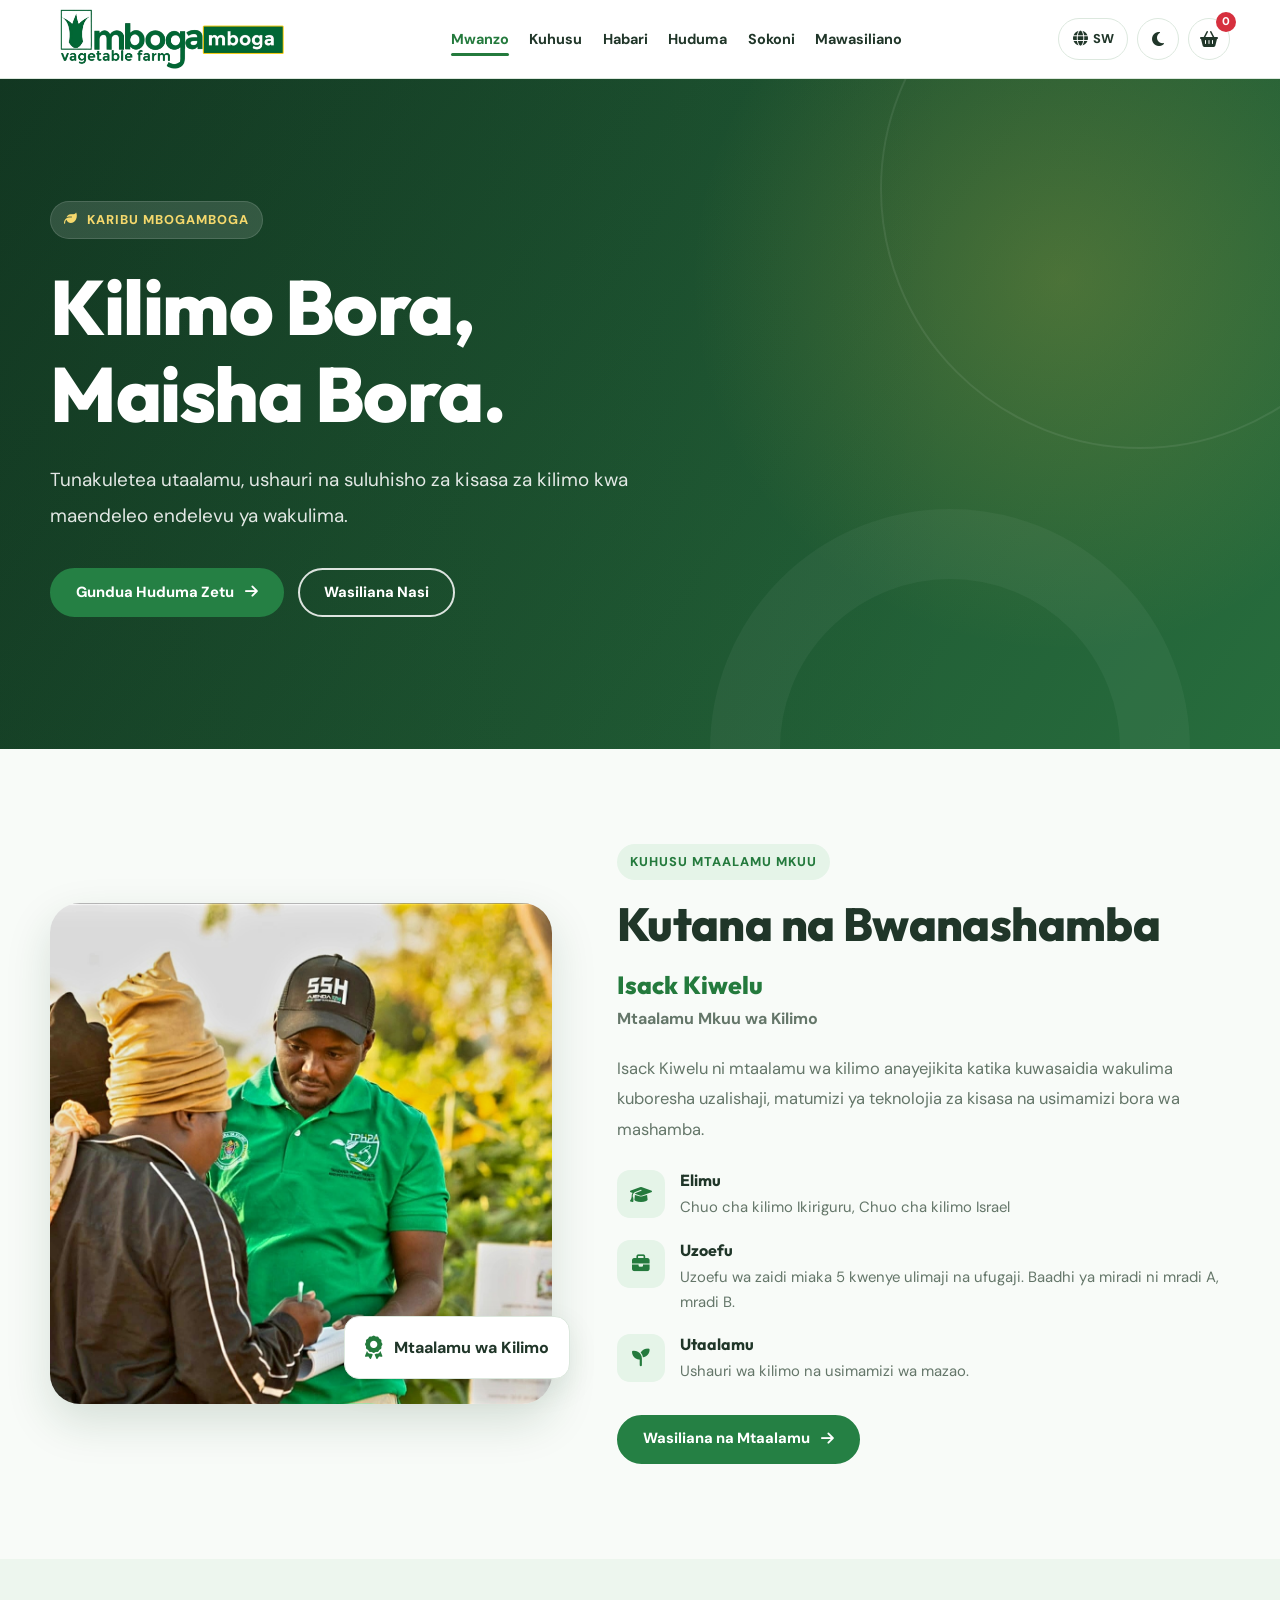
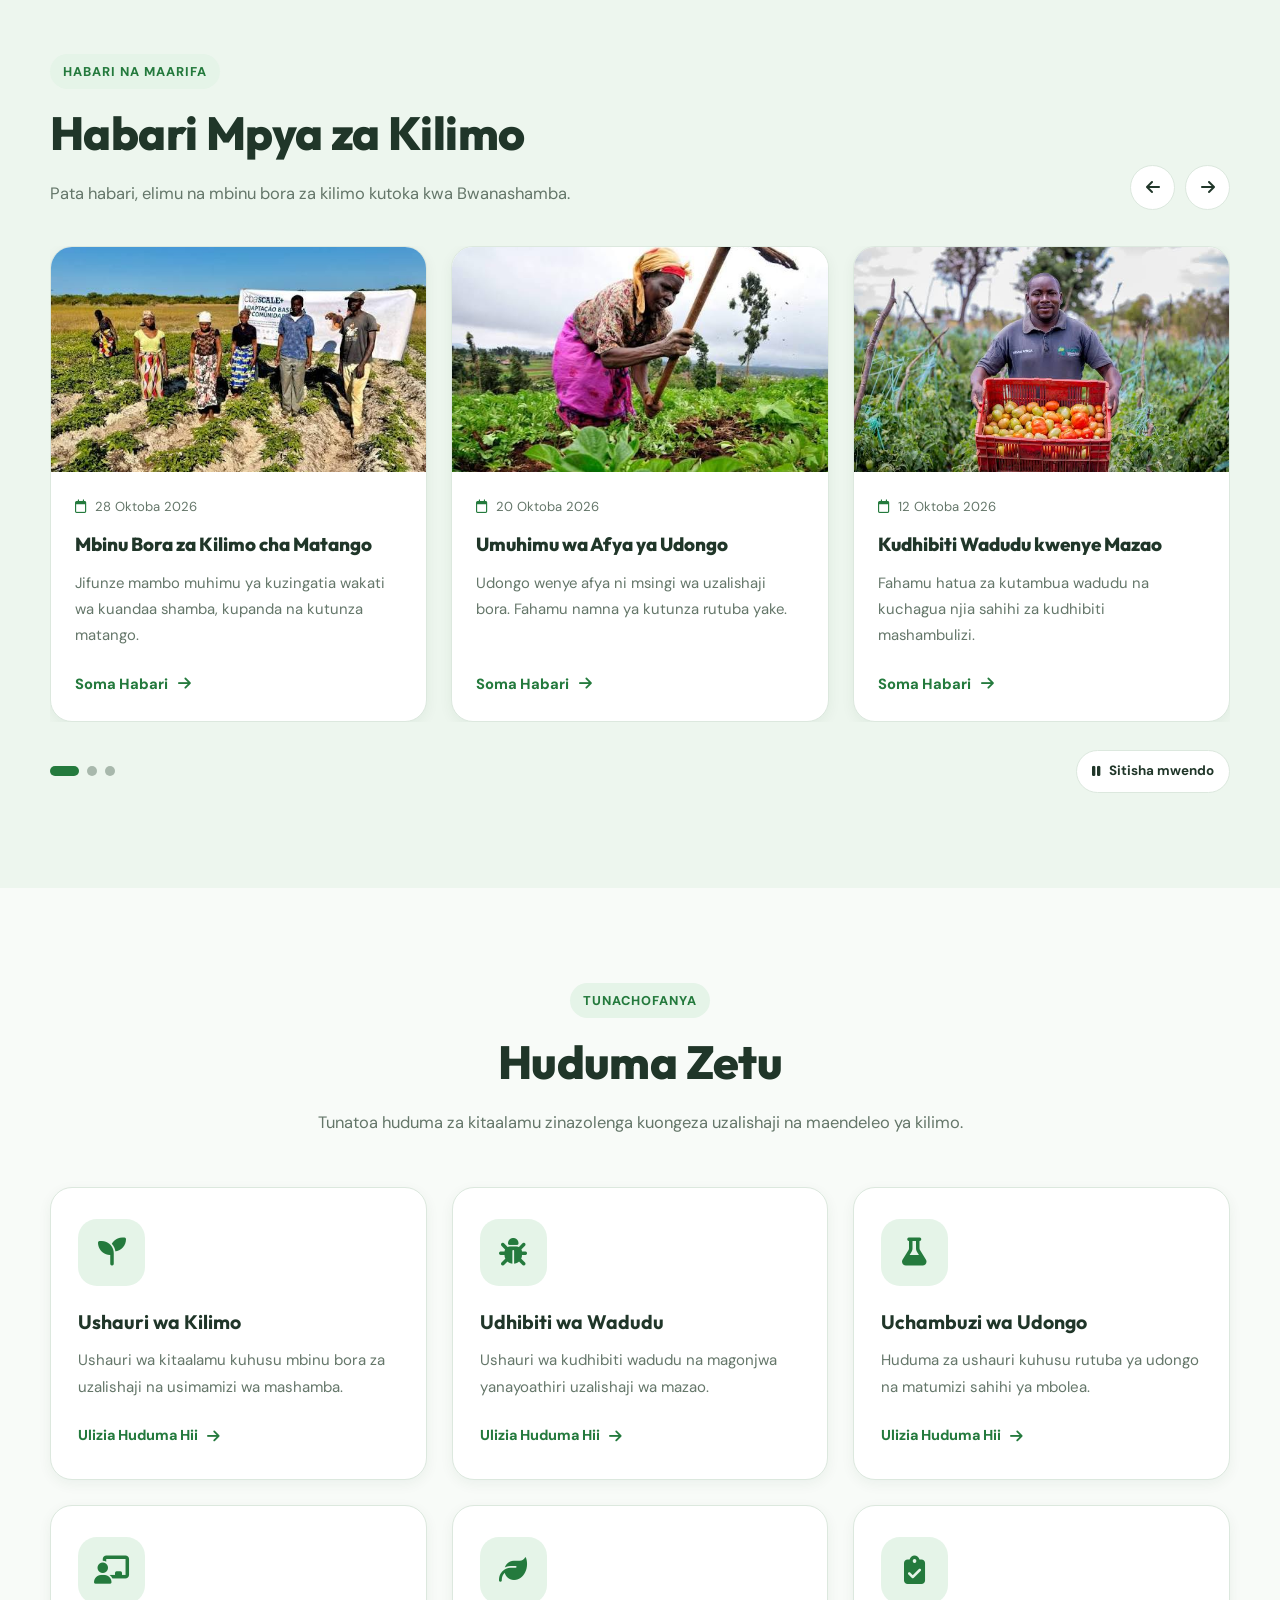
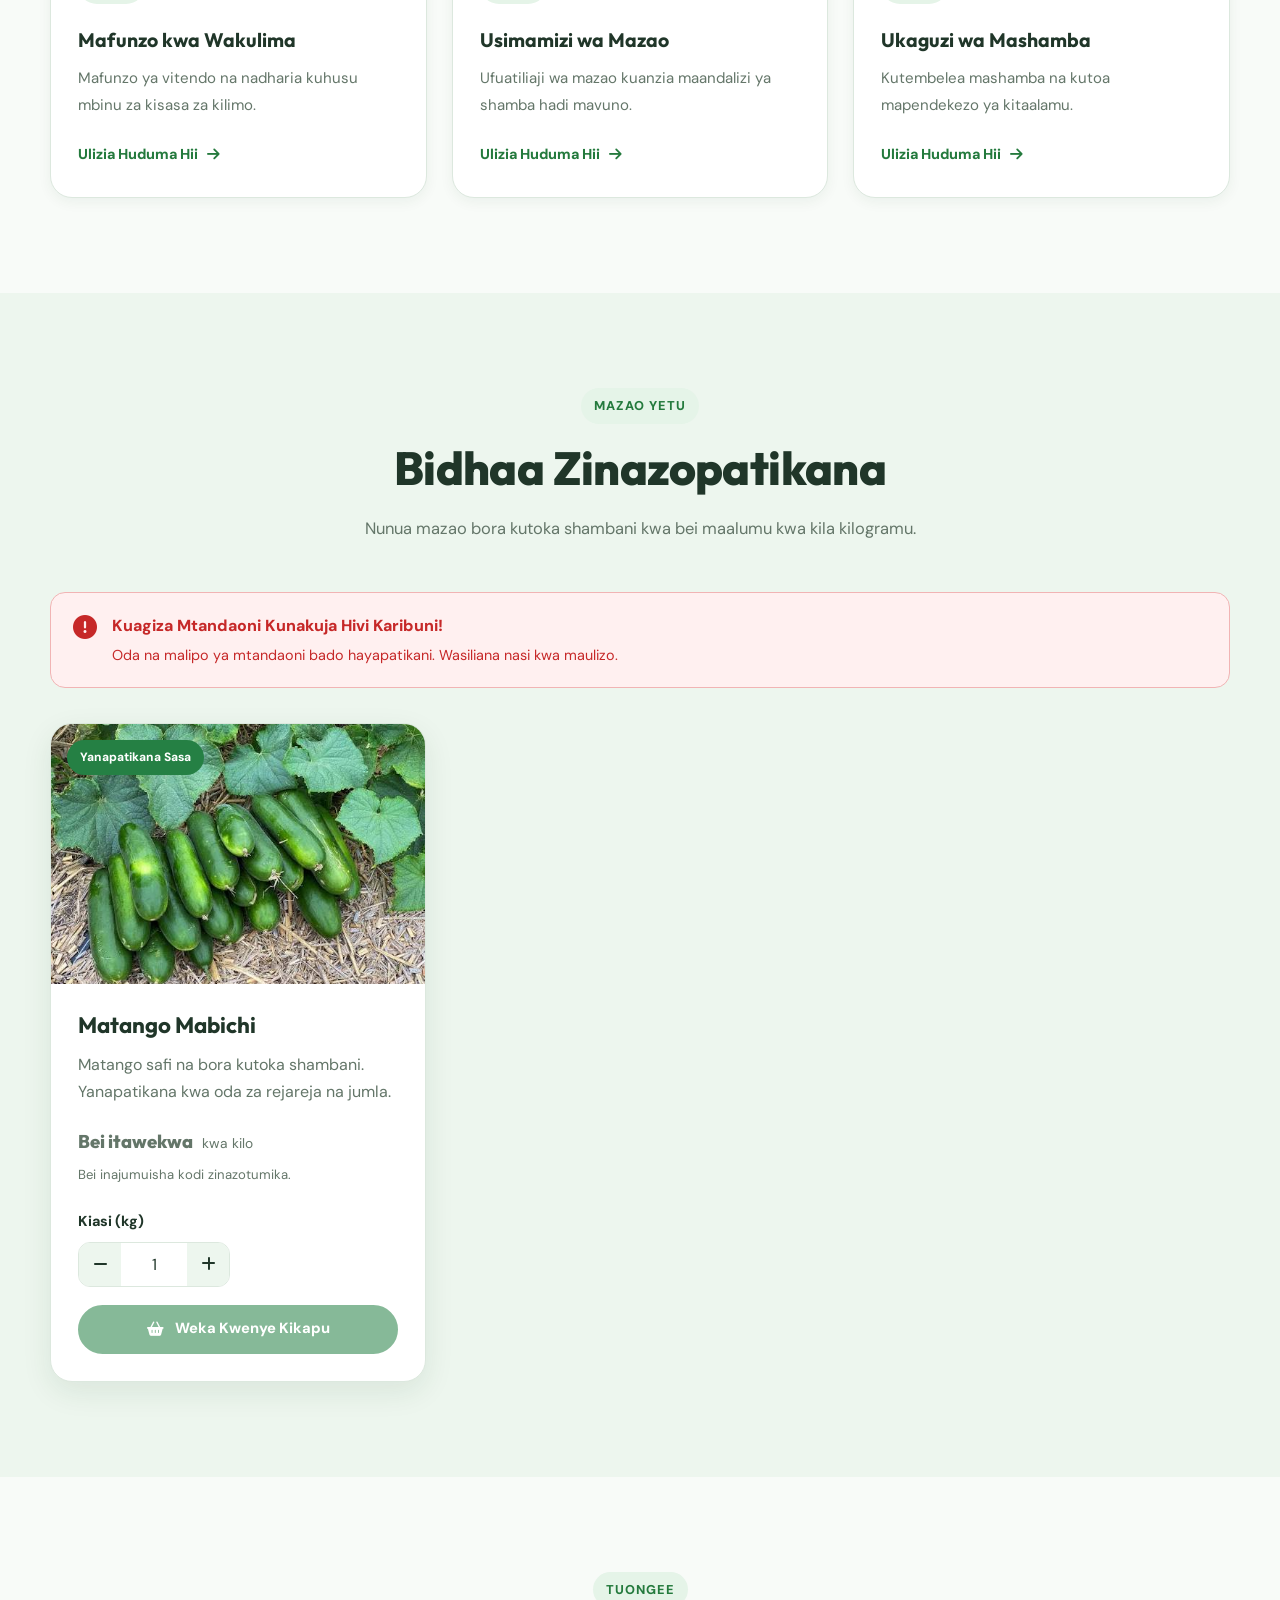
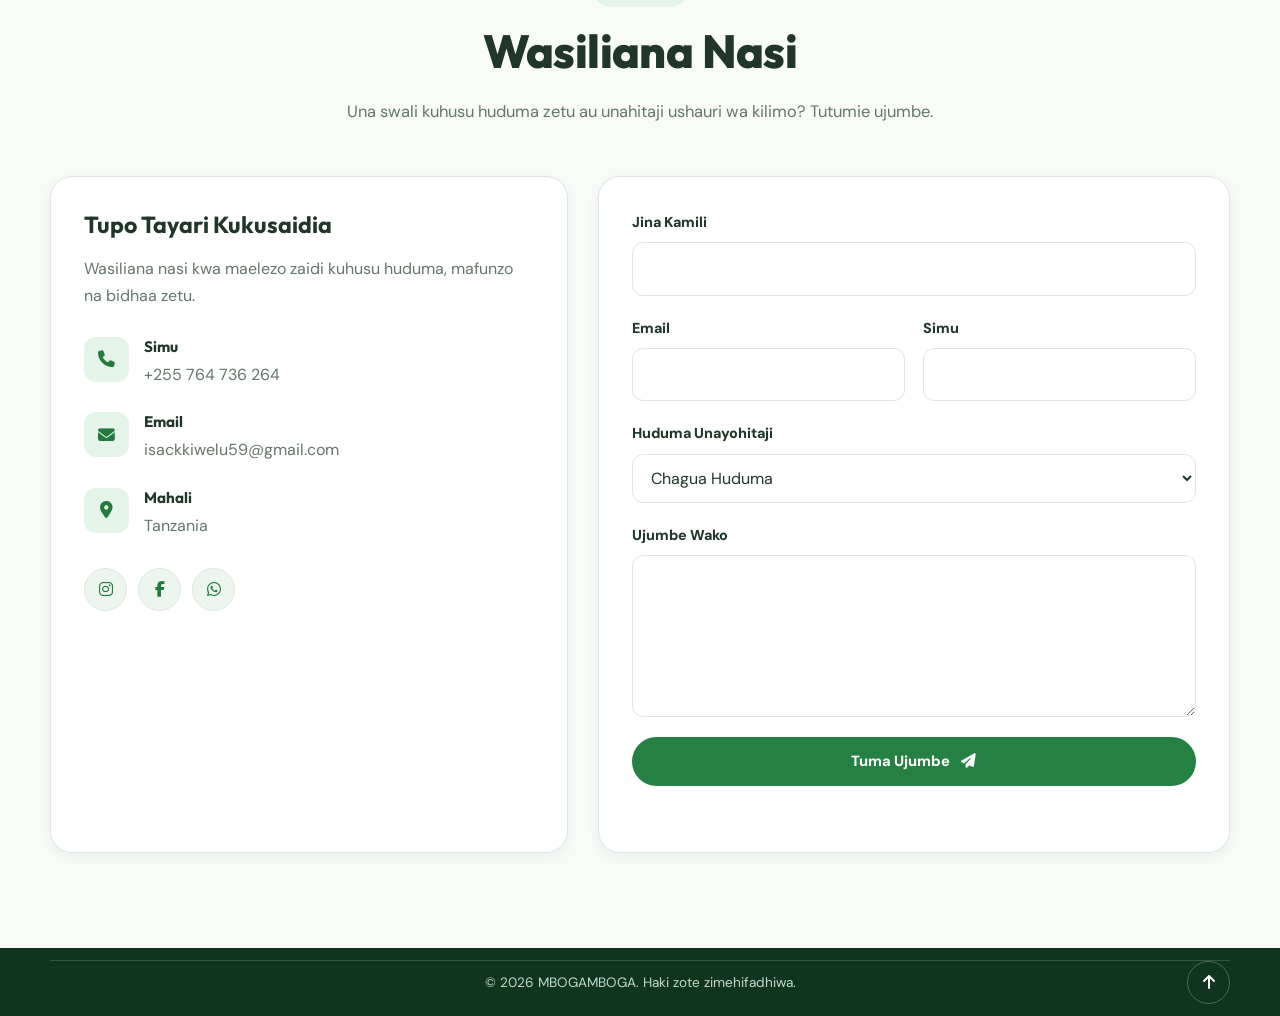
<file: index.html>
<!DOCTYPE html>
<html lang="sw">
<head>
  <meta charset="UTF-8">
  <meta name="viewport" content="width=device-width, initial-scale=1.0">

  <meta name="description" content="MBOGAMBOGA - Huduma za kitaalamu za kilimo, ushauri kwa wakulima na bidhaa bora za shambani.">
  <meta name="theme-color" content="#1B5E20">

  <title>MBOGAMBOGA | Kilimo Bora, Maisha Bora</title>

  <!-- Fonts -->
  <link rel="preconnect" href="https://fonts.googleapis.com">
  <link rel="preconnect" href="https://fonts.gstatic.com" crossorigin>
  <link href="https://fonts.googleapis.com/css2?family=DM+Sans:wght@400;500;600;700&family=Outfit:wght@400;500;600;700;800&display=swap" rel="stylesheet">

  <!-- Icons -->
  <link rel="stylesheet" href="https://cdnjs.cloudflare.com/ajax/libs/font-awesome/6.7.2/css/all.min.css">

  <!-- Styles -->
  <link rel="stylesheet" href="style.css">

  <!-- Scripts -->
  <script src="blogs.js" defer></script>
  <script src="script.js" defer></script>
</head>

<body>

  <!-- HEADER -->
  <header class="site-header" id="siteHeader">
    <div class="container nav-container">

      <a href="#home" class="logo header-logo"
        aria-label="MBOGAMBOGA - Go to Home">
        <img
          src="images/logo.png"
          alt="MBOGAMBOGA Company Logo"
          class="brand-logo"
          width="180"
          height="60"
        >
      </a>

      <nav class="main-nav" id="mainNav" aria-label="Main Navigation">
        <ul class="nav-links">
          <li><a href="#home" class="nav-link active" data-i18n="navHome">Mwanzo</a></li>
          <li><a href="#about" class="nav-link" data-i18n="navAbout">Kuhusu</a></li>
          <li><a href="#blog" class="nav-link" data-i18n="navBlog">Habari</a></li>
          <li><a href="#services" class="nav-link" data-i18n="navServices">Huduma</a></li>
          <li><a href="#shop" class="nav-link" data-i18n="navShop">Sokoni</a></li>
          <li><a href="#contact" class="nav-link" data-i18n="navContact">Mawasiliano</a></li>
        </ul>
      </nav>

      <div class="nav-actions">

        <button
          class="icon-btn language-toggle"
          id="languageToggle"
          type="button"
          aria-label="Change Language"
        >
          <i class="fa-solid fa-globe"></i>
          <span id="currentLanguage">SW</span>
        </button>

        <button
          class="icon-btn theme-toggle"
          id="themeToggle"
          type="button"
          aria-label="Change Theme"
        >
          <i class="fa-solid fa-moon" id="themeIcon"></i>
        </button>

        <button
          class="icon-btn cart-toggle"
          id="cartToggle"
          type="button"
          aria-label="Open Shopping Cart"
        >
          <i class="fa-solid fa-basket-shopping"></i>
          <span class="cart-count" id="cartCount">0</span>
        </button>

        <button
          class="icon-btn mobile-menu-toggle"
          id="menuToggle"
          type="button"
          aria-label="Toggle Menu"
          aria-expanded="false"
          aria-controls="mainNav"
        >
          <i class="fa-solid fa-bars"></i>
        </button>

      </div>
    </div>
  </header>

  <main>

    <!-- HERO -->
    <section class="hero-section" id="home">
      <div class="hero-overlay"></div>

      <div class="container hero-container">
        <div class="hero-content">

          <span class="section-tag hero-tag">
            <i class="fa-solid fa-leaf"></i>
            <span data-i18n="heroTag">Karibu Tukuhudumie</span>
          </span>

          <h1 data-i18n="heroTitle">
            Kilimo Bora,<br>Maisha Bora.
          </h1>

          <p class="hero-description" data-i18n="heroDescription">
            Tunakuletea utaalamu, ushauri na suluhisho za kisasa
            za kilimo kwa maendeleo endelevu ya wakulima.
          </p>

          <div class="hero-buttons">
            <a href="#services" class="btn btn-primary">
              <span data-i18n="exploreServices">Gundua Huduma Zetu</span>
              <i class="fa-solid fa-arrow-right"></i>
            </a>

            <a href="#contact" class="btn btn-outline-light">
              <span data-i18n="contactUs">Wasiliana Nasi</span>
            </a>
          </div>
        </div>
      </div>
    </section>

    <!-- ABOUT -->
    <section class="section about-section" id="about">
      <div class="container">
        <div class="about-grid">

          <div class="about-image-wrapper">
            <img
              src="images/main-expert.jpg"
              alt="Mtaalamu mkuu wa kilimo"
              class="about-image"
              loading="lazy"
            >

            <div class="experience-badge">
              <i class="fa-solid fa-award"></i>
              <span data-i18n="expertBadge">Mtaalamu wa Kilimo</span>
            </div>
          </div>

          <div class="about-content">

            <span class="section-tag" data-i18n="aboutTag">
              Kuhusu Mtaalamu Mkuu
            </span>

            <h2 class="section-title" data-i18n="aboutTitle">
              Kutana na Bwanashamba
            </h2>

            <h3 class="expert-name">Isack Kiwelu</h3>

            <p class="expert-role" data-i18n="mainExpertRole">
              Mtaalamu Mkuu wa Kilimo
            </p>

            <p class="section-description" data-i18n="aboutDescription">
              Isack Kiwelu ni mtaalamu wa kilimo anayejikita
              katika kuwasaidia wakulima kuboresha uzalishaji,
              matumizi ya teknolojia za kisasa na usimamizi
              bora wa mashamba.
            </p>

            <div class="expert-details">

              <div class="detail-item">
                <i class="fa-solid fa-graduation-cap"></i>
                <div>
                  <h4 data-i18n="educationTitle">Elimu</h4>
                  <p data-i18n="educationDescription">
                    Chuo cha kilimo Ikiriguru, Chuo cha kilimo Israel
                  </p>
                </div>
              </div>

              <div class="detail-item">
                <i class="fa-solid fa-briefcase"></i>
                <div>
                  <h4 data-i18n="experienceTitle">Uzoefu</h4>
                  <p data-i18n="experienceDescription">
                    Uzoefu wa zaidi miaka 5 kwenye ulimaji na ufugaji.
                    Baadhi ya miradi ni mradi A, mradi B.
                  </p>
                </div>
              </div>

              <div class="detail-item">
                <i class="fa-solid fa-seedling"></i>
                <div>
                  <h4 data-i18n="specializationTitle">Utaalamu</h4>
                  <p data-i18n="specializationDescription">
                    Ushauri wa kilimo na usimamizi wa mazao.
                  </p>
                </div>
              </div>

            </div>

            <a href="#contact" class="btn btn-primary">
              <span data-i18n="contactExpert">Wasiliana na Mtaalamu</span>
              <i class="fa-solid fa-arrow-right"></i>
            </a>

          </div>
        </div>
      </div>
    </section>

    <!-- BLOG & NEWS -->
    <section class="section blog-section" id="blog">
      <div class="container">

        <div class="blog-heading">
          <div>
            <span class="section-tag" data-i18n="blogTag">
              HABARI NA MAARIFA
            </span>

            <h2 class="section-title" data-i18n="blogTitle">
              Habari Mpya za Kilimo
            </h2>

            <p class="section-description" data-i18n="blogDescription">
              Pata habari, elimu na mbinu bora za kilimo
              kutoka kwa Bwanashamba.
            </p>
          </div>

          <div class="blog-controls">
            <button
              type="button"
              class="blog-arrow"
              id="blogPrevious"
              aria-label="Previous articles"
            >
              <i class="fa-solid fa-arrow-left"></i>
            </button>

            <button
              type="button"
              class="blog-arrow"
              id="blogNext"
              aria-label="Next articles"
            >
              <i class="fa-solid fa-arrow-right"></i>
            </button>
          </div>
        </div>

        <div
          class="blog-carousel"
          id="blogCarousel"
          role="region"
          aria-roledescription="carousel"
          aria-label="Agricultural news and articles"
          tabindex="0"
        >
          <div class="blog-track" id="blogTrack">
            <!-- Articles loaded from blogs.js -->
          </div>
        </div>

        <div class="blog-bottom">
          <div
            class="blog-pagination"
            id="blogPagination"
            aria-label="Blog navigation"
          ></div>

          <button
            type="button"
            class="blog-play-toggle"
            id="blogPlayToggle"
            aria-label="Pause automatic movement"
          >
            <i class="fa-solid fa-pause"></i>
            <span id="blogPlayText">Sitisha mwendo</span>
          </button>
        </div>

      </div>
    </section>

    <!-- SERVICES -->
    <section class="section services-section" id="services">
      <div class="container">

        <div class="section-heading text-center">
          <span class="section-tag" data-i18n="servicesTag">
            Tunachofanya
          </span>

          <h2 class="section-title" data-i18n="servicesTitle">
            Huduma Zetu
          </h2>

          <p class="section-description" data-i18n="servicesDescription">
            Tunatoa huduma za kitaalamu zinazolenga
            kuongeza uzalishaji na maendeleo ya kilimo.
          </p>
        </div>

        <div class="services-grid">

          <article class="service-card">
            <div class="service-icon">
              <i class="fa-solid fa-seedling"></i>
            </div>

            <h3 data-i18n="service1Title">Ushauri wa Kilimo</h3>

            <p data-i18n="service1Description">
              Ushauri wa kitaalamu kuhusu mbinu bora
              za uzalishaji na usimamizi wa mashamba.
            </p>

            <button
              class="service-inquiry btn-link"
              type="button"
              data-service="agricultural-consultation"
            >
              <span data-i18n="inquireService">Ulizia Huduma Hii</span>
              <i class="fa-solid fa-arrow-right"></i>
            </button>
          </article>

          <article class="service-card">
            <div class="service-icon">
              <i class="fa-solid fa-bug"></i>
            </div>

            <h3 data-i18n="service2Title">Udhibiti wa Wadudu</h3>

            <p data-i18n="service2Description">
              Ushauri wa kudhibiti wadudu na magonjwa
              yanayoathiri uzalishaji wa mazao.
            </p>

            <button
              class="service-inquiry btn-link"
              type="button"
              data-service="pest-management"
            >
              <span data-i18n="inquireService">Ulizia Huduma Hii</span>
              <i class="fa-solid fa-arrow-right"></i>
            </button>
          </article>

          <article class="service-card">
            <div class="service-icon">
              <i class="fa-solid fa-flask"></i>
            </div>

            <h3 data-i18n="service3Title">Uchambuzi wa Udongo</h3>

            <p data-i18n="service3Description">
              Huduma za ushauri kuhusu rutuba
              ya udongo na matumizi sahihi ya mbolea.
            </p>

            <button
              class="service-inquiry btn-link"
              type="button"
              data-service="soil-analysis"
            >
              <span data-i18n="inquireService">Ulizia Huduma Hii</span>
              <i class="fa-solid fa-arrow-right"></i>
            </button>
          </article>

          <article class="service-card">
            <div class="service-icon">
              <i class="fa-solid fa-chalkboard-user"></i>
            </div>

            <h3 data-i18n="service4Title">Mafunzo kwa Wakulima</h3>

            <p data-i18n="service4Description">
              Mafunzo ya vitendo na nadharia
              kuhusu mbinu za kisasa za kilimo.
            </p>

            <button
              class="service-inquiry btn-link"
              type="button"
              data-service="farmer-training"
            >
              <span data-i18n="inquireService">Ulizia Huduma Hii</span>
              <i class="fa-solid fa-arrow-right"></i>
            </button>
          </article>

          <article class="service-card">
            <div class="service-icon">
              <i class="fa-solid fa-leaf"></i>
            </div>

            <h3 data-i18n="service5Title">Usimamizi wa Mazao</h3>

            <p data-i18n="service5Description">
              Ufuatiliaji wa mazao kuanzia
              maandalizi ya shamba hadi mavuno.
            </p>

            <button
              class="service-inquiry btn-link"
              type="button"
              data-service="crop-management"
            >
              <span data-i18n="inquireService">Ulizia Huduma Hii</span>
              <i class="fa-solid fa-arrow-right"></i>
            </button>
          </article>

          <article class="service-card">
            <div class="service-icon">
              <i class="fa-solid fa-clipboard-check"></i>
            </div>

            <h3 data-i18n="service6Title">Ukaguzi wa Mashamba</h3>

            <p data-i18n="service6Description">
              Kutembelea mashamba na kutoa
              mapendekezo ya kitaalamu.
            </p>

            <button
              class="service-inquiry btn-link"
              type="button"
              data-service="farm-inspection"
            >
              <span data-i18n="inquireService">Ulizia Huduma Hii</span>
              <i class="fa-solid fa-arrow-right"></i>
            </button>
          </article>

        </div>
      </div>
    </section>

    <!-- SHOP -->
    <section class="section shop-section" id="shop">
      <div class="container">

        <div class="section-heading text-center">
          <span class="section-tag" data-i18n="shopTag">
            Mazao Yetu
          </span>

          <h2 class="section-title" data-i18n="shopTitle">
            Bidhaa Zinazopatikana
          </h2>

          <p class="section-description" data-i18n="shopDescription">
            Nunua mazao bora kutoka shambani
            kwa bei nafuu.
          </p>
        </div>

        <!-- Online ordering is not active yet -->
        <div class="ordering-notice" role="status">
          <i class="fa-solid fa-circle-exclamation" aria-hidden="true"></i>

          <div>
            <strong data-i18n="orderingComingSoon">
              Kuagiza Mtandaoni Kunakuja Hivi Karibuni!
            </strong>

            <p data-i18n="orderingComingSoonDescription">
              Oda na malipo ya mtandaoni bado hayapatikani.
              Wasiliana nasi kwa maulizo.
            </p>
          </div>
        </div>

        <div class="products-grid" id="productsGrid">

          <article class="product-card" data-product-id="cucumber-001">

            <div class="product-image">
              <img
                src="images/products/matango.jpg"
                alt="Matango mabichi"
                loading="lazy"
              >

              <span class="product-badge" data-i18n="availableNow">
                Yanapatikana Sasa
              </span>
            </div>

            <div class="product-info">

              <h3 data-i18n="cucumberName">Matango Mabichi</h3>

              <p data-i18n="cucumberDescription">
                Matango safi na bora kutoka shambani.
                Yanapatikana kwa oda za rejareja na jumla.
              </p>

              <div class="product-price">
                <strong
                  id="cucumberPrice"
                  data-price-status="pending"
                >
                  Bei itawekwa
                </strong>

                <span data-i18n="perKg">kwa kilo</span>
              </div>

              <p class="tax-note" data-i18n="taxIncluded">
                Bei inajumuisha kodi zinazotumika.
              </p>

              <div class="product-purchase">

                <div class="quantity-selector">
                  <label for="productQuantity" data-i18n="quantityLabel">
                    Kiasi (kg)
                  </label>

                  <div class="quantity-controls">
                    <button
                      type="button"
                      id="decreaseQuantity"
                      aria-label="Decrease Quantity"
                    >
                      <i class="fa-solid fa-minus"></i>
                    </button>

                    <input
                      type="number"
                      id="productQuantity"
                      value="1"
                      min="1"
                      step="1"
                      inputmode="numeric"
                    >

                    <button
                      type="button"
                      id="increaseQuantity"
                      aria-label="Increase Quantity"
                    >
                      <i class="fa-solid fa-plus"></i>
                    </button>
                  </div>
                </div>

                <button
                  class="btn btn-primary add-to-cart"
                  type="button"
                  data-product-id="cucumber-001"
                  disabled
                >
                  <i class="fa-solid fa-basket-shopping"></i>
                  <span data-i18n="addToCart">
                    Weka Kwenye Kikapu
                  </span>
                </button>

              </div>
            </div>
          </article>

        </div>
      </div>
    </section>

    <!-- CONTACT -->
    <section class="section contact-section" id="contact">
      <div class="container">

        <div class="section-heading text-center">
          <span class="section-tag" data-i18n="contactTag">
            Tuongee
          </span>

          <h2 class="section-title" data-i18n="contactTitle">
            Wasiliana Nasi
          </h2>

          <p class="section-description" data-i18n="contactDescription">
            Una swali kuhusu huduma zetu au unahitaji
            ushauri wa kilimo? Tutumie ujumbe.
          </p>
        </div>

        <div class="contact-grid">

          <div class="contact-info">

            <h3 data-i18n="contactInfoTitle">
              Tupo Tayari Kukusaidia
            </h3>

            <p data-i18n="contactInfoDescription">
              Wasiliana nasi kwa maelezo zaidi kuhusu
              huduma, mafunzo na bidhaa zetu.
            </p>

            <div class="contact-detail">
              <i class="fa-solid fa-phone"></i>
              <div>
                <h4 data-i18n="phoneLabel">Simu</h4>
                <p>+255 764 736 264</p>
              </div>
            </div>

            <div class="contact-detail">
              <i class="fa-solid fa-envelope"></i>
              <div>
                <h4>Email</h4>
                <p>isackkiwelu59@gmail.com</p>
              </div>
            </div>

            <div class="contact-detail">
              <i class="fa-solid fa-location-dot"></i>
              <div>
                <h4 data-i18n="locationLabel">Mahali</h4>
                <p data-i18n="locationValue">Morogoro, Tanzania</p>
              </div>
            </div>

            <div class="social-links">
              <a href="https://www.instagram.com/mbogamboga2024?vrfl=MWV2bGkzajNiaGJkMA==" target="_blank" class="social-link" aria-label="Instagram">
                <i class="fa-brands fa-instagram"></i>
              </a>

              <a href="#" class="social-link" aria-label="Facebook">
                <i class="fa-brands fa-facebook-f"></i>
              </a>

              <a href="https://wa.me/255764736264" target="_blank" class="social-link" aria-label="WhatsApp">
                <i class="fa-brands fa-whatsapp"></i>
              </a>
            </div>

          </div>

          <div class="contact-form-wrapper">
            <form id="contactForm" class="contact-form">

              <div class="form-group">
                <label for="contactName" data-i18n="nameLabel">
                  Jina Kamili
                </label>

                <input
                  type="text"
                  id="contactName"
                  name="name"
                  required
                  autocomplete="name"
                >
              </div>

              <div class="form-row">

                <div class="form-group">
                  <label for="contactEmail">Email</label>
                  <input
                    type="email"
                    id="contactEmail"
                    name="email"
                    required
                    autocomplete="email"
                  >
                </div>

                <div class="form-group">
                  <label for="contactPhone" data-i18n="phoneLabel">
                    Simu
                  </label>
                  <input
                    type="tel"
                    id="contactPhone"
                    name="phone"
                    autocomplete="tel"
                  >
                </div>

              </div>

              <div class="form-group">
                <label for="contactService" data-i18n="serviceLabel">
                  Huduma Unayohitaji
                </label>

                <select id="contactService" name="service">
                  <option value="" data-i18n="selectService">Chagua Huduma</option>
                  <option value="agricultural-consultation" data-i18n="service1Title">Ushauri wa Kilimo</option>
                  <option value="pest-management" data-i18n="service2Title">Udhibiti wa Wadudu</option>
                  <option value="soil-analysis" data-i18n="service3Title">Uchambuzi wa Udongo</option>
                  <option value="farmer-training" data-i18n="service4Title">Mafunzo kwa Wakulima</option>
                  <option value="crop-management" data-i18n="service5Title">Usimamizi wa Mazao</option>
                  <option value="farm-inspection" data-i18n="service6Title">Ukaguzi wa Mashamba</option>
                  <option value="other" data-i18n="otherInquiry">Mengineyo</option>
                </select>
              </div>

              <div class="form-group">
                <label for="contactMessage" data-i18n="messageLabel">
                  Ujumbe Wako
                </label>

                <textarea
                  id="contactMessage"
                  name="message"
                  rows="5"
                  required
                ></textarea>
              </div>

              <button type="submit" class="btn btn-primary btn-full">
                <span data-i18n="sendMessage">Tuma Ujumbe</span>
                <i class="fa-solid fa-paper-plane"></i>
              </button>

              <p
                id="contactFormStatus"
                class="form-status"
                role="status"
                aria-live="polite"
              ></p>

            </form>
          </div>

        </div>
      </div>
    </section>

  </main>

  <!-- SHOPPING CART -->
  <div class="cart-backdrop" id="cartBackdrop" hidden></div>

  <aside
    class="cart-drawer"
    id="cartDrawer"
    role="dialog"
    aria-modal="true"
    aria-labelledby="cartTitle"
    aria-hidden="true"
    tabindex="-1"
  >

    <div class="cart-header">
      <h2 id="cartTitle" data-i18n="cartTitle">
        Kikapu Chako
      </h2>

      <button
        class="icon-btn"
        id="closeCart"
        type="button"
        aria-label="Close Cart"
      >
        <i class="fa-solid fa-xmark"></i>
      </button>
    </div>

    <div class="cart-body" id="cartItems">
      <p class="empty-cart-message" data-i18n="emptyCart">
        Kikapu chako kiko wazi.
      </p>
    </div>

    <div class="cart-footer">

      <div class="cart-summary-row">
        <span data-i18n="subtotal">Jumla ya Bidhaa</span>
        <strong id="cartSubtotal">TZS 0</strong>
      </div>

      <button
        class="btn btn-primary btn-full"
        id="checkoutButton"
        type="button"
        disabled
      >
        <span data-i18n="proceedCheckout">Endelea na Malipo</span>
        <i class="fa-solid fa-arrow-right"></i>
      </button>

    </div>
  </aside>

  <!-- CHECKOUT -->
  <div class="modal-backdrop" id="checkoutBackdrop" hidden></div>

  <section
    class="checkout-modal"
    id="checkoutModal"
    role="dialog"
    aria-modal="true"
    aria-labelledby="checkoutTitle"
    aria-hidden="true"
    tabindex="-1"
  >

    <div class="modal-header">
      <h2 id="checkoutTitle" data-i18n="checkoutTitle">
        Kamilisha Oda Yako
      </h2>

      <button
        class="icon-btn"
        id="closeCheckout"
        type="button"
        aria-label="Close Checkout"
      >
        <i class="fa-solid fa-xmark"></i>
      </button>
    </div>

    <div class="modal-body">
      <form id="checkoutForm">

        <div class="form-row">

          <div class="form-group">
            <label for="customerName" data-i18n="nameLabel">
              Jina Kamili
            </label>

            <input
              type="text"
              id="customerName"
              name="customerName"
              required
              autocomplete="name"
            >
          </div>

          <div class="form-group">
            <label for="customerPhone" data-i18n="phoneLabel">
              Namba ya Simu
            </label>

            <input
              type="tel"
              id="customerPhone"
              name="customerPhone"
              required
              autocomplete="tel"
              placeholder="07XXXXXXXX"
            >
          </div>

        </div>

        <div class="form-group">
          <label for="orderNotes" data-i18n="orderNotesLabel">
            Maelekezo ya Ziada (Si lazima)
          </label>

          <textarea
            id="orderNotes"
            name="notes"
            rows="2"
          ></textarea>
        </div>

        <!-- Fixed price per kg: no delivery charges -->
        <div class="checkout-summary">

          <div class="summary-row">
            <span data-i18n="checkoutSubtotal">
              Bei ya Bidhaa
            </span>
            <strong id="checkoutSubtotal">TZS 0</strong>
          </div>

          <div class="summary-row total-row">
            <span data-i18n="checkoutTotal">
              Jumla ya Malipo
            </span>
            <strong id="checkoutTotal">TZS 0</strong>
          </div>

        </div>

        <fieldset class="payment-methods">
          <legend data-i18n="paymentMethod">
            Chagua Njia ya Malipo
          </legend>

          <label class="payment-option">
            <input
              type="radio"
              name="paymentMethod"
              value="mpesa"
              required
            >
            <span>
              <i class="fa-solid fa-mobile-screen"></i>
              M-Pesa
            </span>
          </label>

          <label class="payment-option">
            <input
              type="radio"
              name="paymentMethod"
              value="mixx"
              required
            >
            <span>
              <i class="fa-solid fa-mobile-screen-button"></i>
              Mixx by Yas
            </span>
          </label>
        </fieldset>

        <button
          type="submit"
          class="btn btn-primary btn-full"
          id="payNowButton"
          disabled
        >
          <i class="fa-solid fa-lock"></i>
          <span data-i18n="payNow">Lipa Sasa</span>
        </button>

        <p class="secure-payment-note">
          <i class="fa-solid fa-shield-halved"></i>
          <span data-i18n="securePaymentNote">
            Malipo ya mtandaoni bado hayajafunguliwa.
          </span>
        </p>

        <p
          id="paymentStatus"
          class="form-status"
          role="status"
          aria-live="polite"
        ></p>

      </form>
    </div>
  </section>

  <!-- RECEIPT (RESERVED FOR FUTURE PAYMENT INTEGRATION) -->
  <div class="modal-backdrop" id="receiptBackdrop" hidden></div>

  <section
    class="receipt-modal"
    id="receiptModal"
    role="dialog"
    aria-modal="true"
    aria-labelledby="receiptTitle"
    aria-hidden="true"
    tabindex="-1"
  >

    <div class="modal-header">
      <h2 id="receiptTitle" data-i18n="receiptTitle">
        Risiti ya Malipo
      </h2>

      <button
        class="icon-btn"
        id="closeReceipt"
        type="button"
        aria-label="Close Receipt"
      >
        <i class="fa-solid fa-xmark"></i>
      </button>
    </div>

    <div class="receipt-content" id="receiptContent">
      <!-- Verified receipts will require payment integration -->
    </div>

    <button
      class="btn btn-primary btn-full"
      id="downloadReceipt"
      type="button"
      disabled
    >
      <i class="fa-solid fa-file-pdf"></i>
      <span data-i18n="downloadReceipt">
        Pakua Risiti (PDF)
      </span>
    </button>

  </section>

  <!-- FOOTER -->
  <footer class="site-footer">
    <div class="container">
      <div class="footer-bottom">
        <p>
          &copy; <span id="currentYear">2026</span> MBOGAMBOGA.
          <span data-i18n="rightsReserved">Haki zote zimehifadhiwa.</span>
        </p>

        <a href="#home" class="back-to-top" aria-label="Back to Top">
          <i class="fa-solid fa-arrow-up"></i>
        </a>
      </div>
    </div>
  </footer>

</body>
</html>
</file>
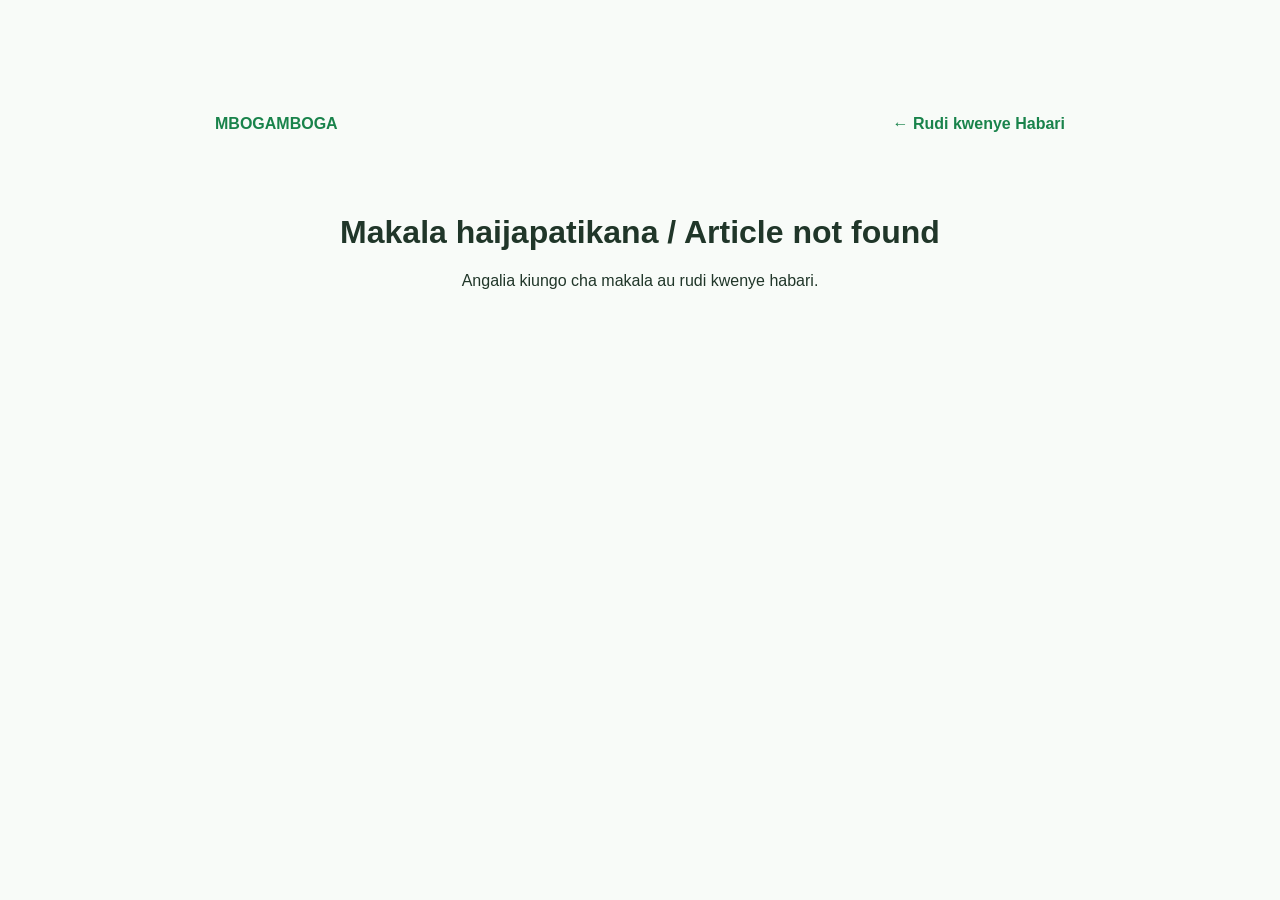
<file: article.html>
<!DOCTYPE html>
<html lang="sw">
<head>
  <meta charset="UTF-8">
  <meta
    name="viewport"
    content="width=device-width, initial-scale=1.0"
  >
  <meta
    name="description"
    content="Makala za kilimo kutoka MBOGAMBOGA."
  >

  <title>Makala | MBOGAMBOGA</title>

  <link rel="stylesheet" href="style.css">

  <style>
    /* Article page styles */
    .article-page {
      min-height: 100vh;
      padding: 110px 20px 70px;
      background: var(--bg-color, #f7faf7);
      color: var(--text-color, #203528);
    }

    .article-container {
      max-width: 850px;
      margin: 0 auto;
    }

    .article-topbar {
      display: flex;
      justify-content: space-between;
      align-items: center;
      gap: 16px;
      margin-bottom: 30px;
      flex-wrap: wrap;
    }

    .article-back,
    .article-brand {
      color: #19834b;
      font-weight: 700;
      text-decoration: none;
    }

    .article-back:hover,
    .article-brand:hover {
      text-decoration: underline;
    }

    .article-card {
      background: var(--card-bg, #ffffff);
      border: 1px solid var(--border-color, #dfe9df);
      border-radius: 18px;
      overflow: hidden;
      box-shadow: 0 8px 30px rgba(0, 0, 0, .06);
    }

    .article-cover {
      display: block;
      width: 100%;
      max-height: 440px;
      object-fit: cover;
    }

    .article-inner {
      padding: clamp(22px, 5vw, 50px);
    }

    .article-meta {
      display: flex;
      flex-wrap: wrap;
      gap: 12px;
      align-items: center;
      margin-bottom: 16px;
      color: var(--text-muted, #647568);
      font-size: .9rem;
    }

    .article-language {
      display: inline-block;
      padding: 5px 11px;
      border-radius: 999px;
      background: #e7f5e9;
      color: #176a3a;
      font-weight: 700;
      font-size: .8rem;
    }

    .article-title {
      font-size: clamp(1.9rem, 4vw, 3rem);
      line-height: 1.2;
      margin: 0 0 18px;
      color: inherit;
    }

    .article-description {
      font-size: 1.12rem;
      line-height: 1.8;
      color: var(--text-muted, #647568);
      margin-bottom: 30px;
    }

    .article-content {
      font-size: 1.05rem;
      line-height: 1.9;
      overflow-wrap: anywhere;
    }

    .article-content h2 {
      font-size: 1.5rem;
      margin: 32px 0 12px;
      line-height: 1.35;
      color: inherit;
    }

    .article-content h3 {
      font-size: 1.2rem;
      margin: 24px 0 10px;
      color: inherit;
    }

    .article-content p {
      margin: 0 0 20px;
    }

    .article-content ul,
    .article-content ol {
      margin: 0 0 20px;
      padding-left: 28px;
    }

    .article-content li {
      margin-bottom: 9px;
    }

    .article-content img {
      display: block;
      width: 100%;
      height: auto;
      border-radius: 12px;
      margin: 20px 0;
    }

    .article-bottom {
      margin-top: 34px;
      padding-top: 24px;
      border-top: 1px solid var(--border-color, #dfe9df);
    }

    .article-error {
      padding: 45px 25px;
      text-align: center;
    }

    .article-error h1 {
      margin-bottom: 15px;
    }

    [data-theme="dark"] .article-page {
      background: #10291d;
      color: #eef8ef;
    }

    [data-theme="dark"] .article-card {
      background: #193a29;
      border-color: #31543d;
    }

    [data-theme="dark"] .article-description,
    [data-theme="dark"] .article-meta {
      color: #bfd2c2;
    }

    [data-theme="dark"] .article-language {
      background: #28553a;
      color: #d9f5df;
    }

    [data-theme="dark"] .article-back,
    [data-theme="dark"] .article-brand {
      color: #8be2a8;
    }

    [data-theme="dark"] .article-bottom {
      border-color: #31543d;
    }

    @media (max-width: 600px) {
      .article-page {
        padding: 35px 14px 45px;
      }

      .article-card {
        border-radius: 12px;
      }

      .article-cover {
        max-height: 260px;
      }
    }
  </style>

  <script>
    (function () {
      try {
        const preference =
          localStorage.getItem("mbogamboga-theme") || "auto";

        const systemDark = window.matchMedia(
          "(prefers-color-scheme: dark)"
        ).matches;

        const theme = preference === "auto"
          ? (systemDark ? "dark" : "light")
          : preference;

        document.documentElement.dataset.theme =
          ["light", "dark"].includes(theme) ? theme : "light";
      } catch {
        document.documentElement.dataset.theme = "light";
      }
    })();
  </script>

  <script src="blogs.js" defer></script>
</head>

<body>
  <main class="article-page">
    <div class="article-container">

      <div class="article-topbar">
        <a class="article-brand" href="index.html#home">
          MBOGAMBOGA
        </a>

        <a class="article-back" href="index.html#blog" id="backTop">
          ← Rudi kwenye Habari
        </a>
      </div>

      <div id="articleRoot" aria-live="polite">
        <p>Inapakia makala...</p>
      </div>

    </div>
  </main>

  <script>
    document.addEventListener("DOMContentLoaded", () => {
      const root = document.getElementById("articleRoot");

      const params = new URLSearchParams(window.location.search);
      const articleId = params.get("id");

      const articles = Array.isArray(window.MBOGAMBOGA_BLOGS)
        ? window.MBOGAMBOGA_BLOGS
        : [];

      const article = articles.find(
        (item) => item && item.id === articleId
      );

      function createElement(tag, className, text) {
        const element = document.createElement(tag);

        if (className) element.className = className;

        if (text !== undefined) {
          element.textContent = text;
        }

        return element;
      }

      if (!article) {
        root.replaceChildren();

        const error = createElement("div", "article-error");
        const title = createElement(
          "h1",
          "",
          "Makala haijapatikana / Article not found"
        );
        const message = createElement(
          "p",
          "",
          "Angalia kiungo cha makala au rudi kwenye habari."
        );

        error.append(title, message);
        root.appendChild(error);

        document.title = "Article Not Found | MBOGAMBOGA";
        return;
      }

      const articleLanguage = article.language === "en"
        ? "en"
        : "sw";

      document.documentElement.lang = articleLanguage;

      const labels = articleLanguage === "sw"
        ? {
            back: "← Rudi kwenye Habari",
            language: "Kiswahili",
            missing: "Maudhui kamili ya makala bado hayajawekwa."
          }
        : {
            back: "← Back to Blog",
            language: "English",
            missing: "The full article content is not available yet."
          };

      document.getElementById("backTop").textContent = labels.back;

      document.title = `${article.title} | MBOGAMBOGA`;

      const card = createElement("article", "article-card");
      card.lang = articleLanguage;

      if (article.image) {
        const cover = createElement("img", "article-cover");
        cover.src = article.image;
        cover.alt = article.title;
        card.appendChild(cover);
      }

      const inner = createElement("div", "article-inner");
      const meta = createElement("div", "article-meta");

      const languageBadge = createElement(
        "span",
        "article-language",
        labels.language
      );

      const date = createElement("time");
      date.dateTime = article.date;

      const parsedDate = new Date(`${article.date}T00:00:00`);

      date.textContent = Number.isNaN(parsedDate.getTime())
        ? article.date
        : new Intl.DateTimeFormat(
            articleLanguage === "sw" ? "sw-TZ" : "en-GB",
            {
              day: "numeric",
              month: "long",
              year: "numeric"
            }
          ).format(parsedDate);

      meta.append(languageBadge, date);

      const title = createElement(
        "h1",
        "article-title",
        article.title
      );

      const description = createElement(
        "p",
        "article-description",
        article.description
      );

      const content = createElement("div", "article-content");

      const blocks = Array.isArray(article.content)
        ? article.content
        : [];

      if (!blocks.length) {
        content.appendChild(
          createElement("p", "", labels.missing)
        );
      }

      blocks.forEach((block) => {
        if (!block || typeof block !== "object") return;

        if (block.type === "heading") {
          content.appendChild(
            createElement("h2", "", block.text || "")
          );
        } else if (block.type === "subheading") {
          content.appendChild(
            createElement("h3", "", block.text || "")
          );
        } else if (block.type === "paragraph") {
          content.appendChild(
            createElement("p", "", block.text || "")
          );
        } else if (
          block.type === "list" &&
          Array.isArray(block.items)
        ) {
          const list = createElement("ul");

          block.items.forEach((item) => {
            list.appendChild(
              createElement("li", "", String(item))
            );
          });

          content.appendChild(list);
        } else if (block.type === "image" && block.src) {
          const image = createElement("img");
          image.src = block.src;
          image.alt = block.alt || "";
          image.loading = "lazy";
          content.appendChild(image);
        }
      });

      const bottom = createElement("div", "article-bottom");

      const back = createElement(
        "a",
        "article-back",
        labels.back
      );
      back.href = "index.html#blog";

      bottom.appendChild(back);

      inner.append(meta, title, description, content, bottom);
      card.appendChild(inner);

      root.replaceChildren(card);
    });
  </script>
</body>
</html>
</file>
<file: style.css>
/* ==========================================================
   MBOGAMBOGA — COMPLETE STYLESHEET
   Pure CSS
   Matched to index.html and script.js
   ========================================================== */

/* ==========================================================
   1. THEME VARIABLES
   ========================================================== */

:root {
  color-scheme: light;

  --green-950: #10351f;
  --green-900: #164b2b;
  --green-800: #1b5e20;
  --green-700: #247a3d;
  --green-600: #2e8b48;
  --green-500: #38a35b;

  --yellow: #f4c542;
  --yellow-hover: #e8b82b;

  --danger: #c62828;
  --danger-bg: #fff0f0;
  --danger-border: #f1b4b4;

  --bg-color: #f8fbf8;
  --surface: #ffffff;
  --surface-alt: #edf6ee;
  --card-bg: #ffffff;

  --text-color: #203629;
  --text-muted: #647669;
  --border-color: #dce8de;

  --primary: #247a3d;
  --primary-dark: #1b5e20;
  --primary-light: #e5f4e8;

  --header-bg: rgba(255, 255, 255, 0.97);
  --hero-start: #153d26;
  --hero-end: #276d3d;

  --shadow-sm: 0 4px 14px rgba(20, 67, 35, 0.06);
  --shadow-md: 0 10px 30px rgba(20, 67, 35, 0.09);
  --shadow-lg: 0 18px 45px rgba(20, 67, 35, 0.15);

  --radius-sm: 9px;
  --radius-md: 15px;
  --radius-lg: 22px;
  --radius-xl: 30px;

  --container-width: 1180px;
  --header-height: 78px;

  --ease: 0.25s ease;
}

html[data-theme="dark"] {
  color-scheme: dark;

  --bg-color: #0d2116;
  --surface: #183827;
  --surface-alt: #204531;
  --card-bg: #183827;

  --text-color: #edf7ef;
  --text-muted: #bdd1c2;
  --border-color: #31533d;

  --primary: #7bdd9d;
  --primary-dark: #a1efb8;
  --primary-light: #244c34;

  --header-bg: rgba(18, 45, 29, 0.97);
  --hero-start: #0b2416;
  --hero-end: #1c5130;

  --danger: #ff8e93;
  --danger-bg: #48242a;
  --danger-border: #87414a;

  --shadow-sm: 0 4px 14px rgba(0, 0, 0, 0.15);
  --shadow-md: 0 10px 30px rgba(0, 0, 0, 0.22);
  --shadow-lg: 0 18px 45px rgba(0, 0, 0, 0.3);
}

/* ==========================================================
   2. RESET AND GLOBAL
   ========================================================== */

*,
*::before,
*::after {
  box-sizing: border-box;
}

html {
  scroll-behavior: smooth;
  scroll-padding-top: 95px;
}

body {
  min-width: 320px;
  margin: 0;

  background: var(--bg-color);
  color: var(--text-color);

  font-family: "DM Sans", Arial, sans-serif;
  font-size: 16px;
  line-height: 1.7;

  transition:
    background-color var(--ease),
    color var(--ease);
}

body.no-scroll {
  overflow: hidden;
}

h1,
h2,
h3,
h4,
h5,
h6 {
  margin: 0;
  color: var(--text-color);
  font-family: "Outfit", "DM Sans", sans-serif;
  line-height: 1.25;
}

p {
  margin: 0;
}

a {
  color: inherit;
  text-decoration: none;
}

button,
input,
select,
textarea {
  font: inherit;
}

button {
  cursor: pointer;
}

button:disabled {
  cursor: not-allowed;
  opacity: 0.55;
}

img,
svg,
video {
  max-width: 100%;
}

img {
  display: block;
  height: auto;
}

ul,
ol {
  margin: 0;
}

[hidden] {
  display: none !important;
}

:focus-visible {
  outline: 3px solid var(--yellow);
  outline-offset: 3px;
}

::selection {
  background: var(--yellow);
  color: #183827;
}

.container {
  width: min(
    calc(100% - 40px),
    var(--container-width)
  );
  margin-inline: auto;
}

.section {
  padding: 95px 0;
}

.section-heading {
  max-width: 780px;
  margin: 0 auto 48px;
}

.text-center {
  text-align: center;
}

.section-tag {
  display: inline-flex;
  align-items: center;
  gap: 9px;

  margin-bottom: 15px;
  padding: 7px 13px;

  border-radius: 999px;
  background: var(--primary-light);

  color: var(--primary);
  font-size: 0.8rem;
  font-weight: 800;
  letter-spacing: 1px;
  text-transform: uppercase;
}

.section-title {
  margin-bottom: 17px;
  font-size: clamp(2rem, 4vw, 2.9rem);
  font-weight: 800;
  letter-spacing: -0.6px;
}

.section-description {
  color: var(--text-muted);
  font-size: 1.03rem;
  line-height: 1.85;
}

/* ==========================================================
   3. BUTTONS
   ========================================================== */

.btn {
  display: inline-flex;
  align-items: center;
  justify-content: center;
  gap: 11px;

  min-height: 49px;
  padding: 12px 24px;

  border: 2px solid transparent;
  border-radius: 999px;

  font-family: "DM Sans", sans-serif;
  font-size: 0.92rem;
  font-weight: 800;
  line-height: 1.35;
  text-align: center;

  transition:
    background-color var(--ease),
    border-color var(--ease),
    color var(--ease),
    transform var(--ease),
    box-shadow var(--ease);
}

.btn:hover:not(:disabled) {
  transform: translateY(-2px);
}

.btn-primary {
  border-color: #258044;
  background: #258044;
  color: #ffffff;
}

.btn-primary:hover:not(:disabled) {
  border-color: #1b6234;
  background: #1b6234;
  color: #ffffff;
  box-shadow: var(--shadow-sm);
}

.btn-outline-light {
  border-color: rgba(255, 255, 255, 0.85);
  background: transparent;
  color: #ffffff;
}

.btn-outline-light:hover:not(:disabled) {
  background: #ffffff;
  color: #164b2b;
}

.btn-full {
  width: 100%;
}

.btn-link {
  display: inline-flex;
  align-items: center;
  gap: 9px;

  padding: 0;
  border: 0;
  background: transparent;

  color: var(--primary);
  font-size: 0.9rem;
  font-weight: 800;

  transition:
    color var(--ease),
    gap var(--ease);
}

.btn-link:hover {
  gap: 14px;
  color: var(--primary-dark);
}

.icon-btn {
  display: inline-grid;
  place-items: center;

  width: 42px;
  height: 42px;
  flex-shrink: 0;

  padding: 0;
  border: 1px solid var(--border-color);
  border-radius: 50%;

  background: var(--surface);
  color: var(--text-color);

  transition:
    background-color var(--ease),
    border-color var(--ease),
    transform var(--ease);
}

.icon-btn:hover {
  background: var(--surface-alt);
  transform: translateY(-1px);
}

/* ==========================================================
   4. HEADER AND NAVIGATION
   ========================================================== */

.site-header {
  position: sticky;
  top: 0;
  z-index: 1000;

  width: 100%;
  min-height: var(--header-height);

  border-bottom: 1px solid var(--border-color);
  background: var(--header-bg);

  backdrop-filter: blur(16px);
  -webkit-backdrop-filter: blur(16px);

  transition:
    background-color var(--ease),
    box-shadow var(--ease);
}

.site-header.scrolled {
  box-shadow: var(--shadow-sm);
}

.nav-container {
  display: flex;
  align-items: center;
  justify-content: space-between;
  gap: 20px;

  min-height: var(--header-height);
}

.logo {
  display: inline-flex;
  align-items: center;
  gap: 10px;

  flex-shrink: 0;

  color: var(--text-color);
  font-family: "Outfit", sans-serif;
  font-size: 1.45rem;
  font-weight: 800;
  letter-spacing: -0.6px;
  white-space: nowrap;
}

.logo-icon {
  display: inline-grid;
  place-items: center;

  width: 43px;
  height: 43px;

  border-radius: 13px;
  background: #258044;
  color: #ffffff;
  font-size: 1.2rem;
}

.logo-highlight {
  color: var(--primary);
}

.main-nav {
  display: flex;
  align-items: center;
  justify-content: center;
  min-width: 0;
}

.nav-links {
  display: flex;
  align-items: center;
  gap: clamp(12px, 1.6vw, 25px);

  padding: 0;
  list-style: none;
}

.nav-link {
  display: inline-flex;
  align-items: center;

  min-height: 42px;

  color: var(--text-color);
  font-size: 0.9rem;
  font-weight: 700;

  transition: color var(--ease);
}

.nav-link:hover,
.nav-link.active {
  color: var(--primary);
}

.nav-link.active {
  position: relative;
}

.nav-link.active::after {
  position: absolute;
  right: 0;
  bottom: 4px;
  left: 0;

  height: 3px;
  border-radius: 3px;
  background: var(--primary);

  content: "";
}

.nav-actions {
  display: flex;
  align-items: center;
  gap: 9px;
  flex-shrink: 0;
}

.language-toggle {
  display: inline-flex;
  align-items: center;
  justify-content: center;
  gap: 5px;

  width: auto;
  min-width: 70px;
  padding: 0 9px;

  border-radius: 999px;
  font-size: 0.8rem;
  font-weight: 800;
}

.language-toggle i {
  font-size: 0.94rem;
}

.theme-toggle,
.cart-toggle {
  position: relative;
}

.cart-count {
  position: absolute;
  top: -7px;
  right: -7px;

  display: grid;
  place-items: center;

  min-width: 20px;
  height: 20px;
  padding: 0 5px;

  border-radius: 50%;
  background: #d6303e;
  color: #ffffff;

  font-size: 0.7rem;
  font-weight: 800;
}

.mobile-menu-toggle {
  display: none;
}

/* ==========================================================
   5. HERO
   ========================================================== */

.hero-section {
  position: relative;

  display: flex;
  align-items: center;

  min-height: 670px;
  overflow: hidden;
  padding: 115px 0 125px;

  background:
    radial-gradient(
      circle at 83% 30%,
      rgba(244, 197, 66, 0.2),
      transparent 32%
    ),
    linear-gradient(
      125deg,
      var(--hero-start),
      var(--hero-end)
    );

  color: #ffffff;
}

.hero-section::before {
  position: absolute;
  top: -150px;
  right: -120px;

  width: 520px;
  height: 520px;

  border: 2px solid rgba(255, 255, 255, 0.08);
  border-radius: 50%;

  content: "";
  pointer-events: none;
}

.hero-section::after {
  position: absolute;
  right: 7%;
  bottom: -240px;

  width: 480px;
  height: 480px;

  border: 70px solid rgba(255, 255, 255, 0.045);
  border-radius: 50%;

  content: "";
  pointer-events: none;
}

.hero-overlay {
  position: absolute;
  inset: 0;

  background:
    linear-gradient(
      90deg,
      rgba(5, 27, 13, 0.18),
      transparent 75%
    );

  pointer-events: none;
}

.hero-container {
  position: relative;
  z-index: 1;

  display: flex;
  align-items: center;

  width: min(
    calc(100% - 40px),
    var(--container-width)
  );
}

.hero-content {
  max-width: 760px;
}

.hero-tag {
  margin-bottom: 25px;

  background: rgba(255, 255, 255, 0.13);
  color: #f5d86c;

  border: 1px solid rgba(255, 255, 255, 0.13);
}

.hero-content h1 {
  margin-bottom: 25px;

  color: #ffffff;
  font-size: clamp(2.8rem, 6vw, 5rem);
  font-weight: 800;
  line-height: 1.13;
  letter-spacing: -1.5px;
}

.hero-description {
  max-width: 620px;
  margin-bottom: 34px;

  color: rgba(255, 255, 255, 0.88);
  font-size: clamp(1rem, 1.7vw, 1.18rem);
  line-height: 1.9;
}

.hero-buttons {
  display: flex;
  flex-wrap: wrap;
  gap: 14px;
}

.hero-scroll {
  position: absolute;
  bottom: 30px;
  left: 50%;
  z-index: 2;

  display: grid;
  place-items: center;

  width: 43px;
  height: 43px;

  border: 1px solid rgba(255, 255, 255, 0.4);
  border-radius: 50%;

  color: #ffffff;
  transform: translateX(-50%);

  animation: heroBounce 2.3s infinite;
}

@keyframes heroBounce {
  0%, 100% {
    transform: translate(-50%, 0);
  }

  50% {
    transform: translate(-50%, 9px);
  }
}

/* ==========================================================
   6. ABOUT
   ========================================================== */

.about-section {
  background: var(--bg-color);
}

.about-grid {
  display: grid;
  grid-template-columns: 0.9fr 1.1fr;
  align-items: center;
  gap: 65px;
}

.about-image-wrapper {
  position: relative;
  min-width: 0;
}

.about-image {
  display: block;

  width: 100%;
  min-height: 460px;
  max-height: 580px;

  border-radius: var(--radius-xl);
  object-fit: cover;

  box-shadow: var(--shadow-lg);
}

.experience-badge {
  position: absolute;
  right: -18px;
  bottom: 25px;

  display: flex;
  align-items: center;
  gap: 12px;

  max-width: calc(100% - 25px);
  padding: 17px 20px;

  border: 1px solid var(--border-color);
  border-radius: var(--radius-md);

  background: var(--surface);
  color: var(--text-color);
  box-shadow: var(--shadow-md);

  font-weight: 800;
}

.experience-badge i {
  color: var(--primary);
  font-size: 1.45rem;
}

.about-content {
  min-width: 0;
}

.about-content .section-title {
  margin-bottom: 16px;
}

.expert-name {
  margin-bottom: 5px;

  color: var(--primary);
  font-size: 1.55rem;
  font-weight: 800;
}

.expert-role {
  margin-bottom: 22px;
  color: var(--text-muted);
  font-weight: 700;
}

.about-content > .section-description {
  margin-bottom: 25px;
}

.expert-details {
  display: grid;
  gap: 19px;
  margin-bottom: 30px;
}

.detail-item {
  display: flex;
  align-items: flex-start;
  gap: 15px;
}

.detail-item > i {
  display: grid;
  place-items: center;
  flex-shrink: 0;

  width: 48px;
  height: 48px;

  border-radius: 13px;
  background: var(--primary-light);
  color: var(--primary);

  font-size: 1.1rem;
}

.detail-item h4 {
  margin-bottom: 5px;
  font-size: 1rem;
}

.detail-item p {
  color: var(--text-muted);
  font-size: 0.93rem;
}

/* ==========================================================
   7. BLOG
   The JavaScript scrolls #blogCarousel horizontally.
   Do not transform .blog-track.
   ========================================================== */

.blog-section {
  background: var(--surface-alt);
}

.blog-heading {
  display: flex;
  align-items: flex-end;
  justify-content: space-between;
  gap: 25px;

  margin-bottom: 36px;
}

.blog-heading > div:first-child {
  max-width: 730px;
}

.blog-heading .section-description {
  max-width: 650px;
}

.blog-controls {
  display: flex;
  align-items: center;
  gap: 10px;
  flex-shrink: 0;
}

.blog-arrow {
  display: inline-grid;
  place-items: center;

  width: 45px;
  height: 45px;

  border: 1px solid var(--border-color);
  border-radius: 50%;

  background: var(--surface);
  color: var(--text-color);

  transition:
    background-color var(--ease),
    color var(--ease),
    transform var(--ease);
}

.blog-arrow:hover:not(:disabled) {
  background: var(--primary);
  color: var(--bg-color);
  transform: translateY(-2px);
}

.blog-carousel {
  width: 100%;
  overflow-x: auto;
  overflow-y: hidden;

  scroll-behavior: smooth;
  scrollbar-width: none;
  -ms-overflow-style: none;

  scroll-snap-type: x mandatory;
  scroll-padding-inline: 0;
}

.blog-carousel::-webkit-scrollbar {
  display: none;
}

.blog-track {
  display: flex;
  align-items: stretch;
  gap: 24px;

  width: 100%;
}

.blog-card {
  display: flex;
  flex: 0 0 calc((100% - 48px) / 3);
  flex-direction: column;

  min-width: 0;
  overflow: hidden;

  border: 1px solid var(--border-color);
  border-radius: var(--radius-lg);

  background: var(--card-bg);
  box-shadow: var(--shadow-sm);

  scroll-snap-align: start;

  transition:
    border-color var(--ease),
    box-shadow var(--ease);
}

.blog-card:hover {
  border-color: var(--primary);
  box-shadow: var(--shadow-md);
}

.blog-card-image {
  position: relative;

  width: 100%;
  height: 225px;
  overflow: hidden;

  background: var(--surface-alt);
}

.blog-card-image img {
  width: 100%;
  height: 100%;

  object-fit: cover;
  transition: transform 0.4s ease;
}

.blog-card:hover .blog-card-image img {
  transform: scale(1.045);
}

.blog-new-badge {
  position: absolute;
  top: 14px;
  left: 14px;
  z-index: 1;

  padding: 5px 12px;
  border-radius: 999px;

  background: #c62828;
  color: #ffffff;

  font-size: 0.72rem;
  font-weight: 800;
  letter-spacing: 0.5px;
}

.blog-card-content {
  display: flex;
  flex: 1;
  flex-direction: column;
  align-items: flex-start;

  padding: 24px;
}

.blog-date {
  display: inline-flex;
  align-items: center;
  gap: 9px;

  margin-bottom: 13px;

  color: var(--text-muted);
  font-size: 0.82rem;
}

.blog-date i {
  color: var(--primary);
}

.blog-card h3 {
  margin-bottom: 12px;

  font-size: 1.18rem;
  font-weight: 800;
  line-height: 1.45;
}

.blog-card-description {
  display: -webkit-box;
  overflow: hidden;

  margin-bottom: 22px;

  color: var(--text-muted);
  font-size: 0.93rem;
  line-height: 1.75;

  -webkit-box-orient: vertical;
  -webkit-line-clamp: 3;
}

.blog-read-more {
  display: inline-flex;
  align-items: center;
  gap: 10px;

  margin-top: auto;

  color: var(--primary);
  font-size: 0.92rem;
  font-weight: 800;

  transition:
    gap var(--ease),
    color var(--ease);
}

.blog-read-more:hover {
  gap: 15px;
  color: var(--primary-dark);
}

.blog-bottom {
  display: flex;
  justify-content: space-between;
  align-items: center;
  flex-wrap: wrap;
  gap: 15px;

  margin-top: 28px;
}

.blog-pagination {
  display: flex;
  align-items: center;
  flex-wrap: wrap;
  gap: 8px;
}

.blog-dot {
  width: 10px;
  height: 10px;

  padding: 0;
  border: 0;
  border-radius: 999px;

  background: #a8b8ac;

  transition:
    width var(--ease),
    background-color var(--ease);
}

.blog-dot.active {
  width: 29px;
  background: var(--primary);
}

.blog-play-toggle {
  display: inline-flex;
  align-items: center;
  gap: 9px;

  padding: 9px 15px;

  border: 1px solid var(--border-color);
  border-radius: 999px;

  background: var(--surface);
  color: var(--text-color);

  font-size: 0.84rem;
  font-weight: 700;
}

.blog-play-toggle:hover {
  background: var(--primary-light);
}

.blog-empty {
  flex: 1;
  padding: 40px 15px;

  color: var(--text-muted);
  text-align: center;
}

/* ==========================================================
   8. SERVICES
   ========================================================== */

.services-section {
  background: var(--bg-color);
}

.services-grid {
  display: grid;
  grid-template-columns: repeat(3, minmax(0, 1fr));
  gap: 25px;
}

.service-card {
  display: flex;
  flex-direction: column;
  align-items: flex-start;

  min-width: 0;
  padding: 31px 27px;

  border: 1px solid var(--border-color);
  border-radius: var(--radius-lg);

  background: var(--card-bg);
  box-shadow: var(--shadow-sm);

  transition:
    transform var(--ease),
    box-shadow var(--ease),
    border-color var(--ease);
}

.service-card:hover {
  transform: translateY(-5px);
  border-color: var(--primary);
  box-shadow: var(--shadow-md);
}

.service-icon {
  display: grid;
  place-items: center;

  width: 67px;
  height: 67px;
  margin-bottom: 24px;

  border-radius: 19px;
  background: var(--primary-light);
  color: var(--primary);

  font-size: 1.75rem;
}

.service-card h3 {
  margin-bottom: 13px;
  font-size: 1.22rem;
}

.service-card p {
  margin-bottom: 22px;

  color: var(--text-muted);
  font-size: 0.94rem;
  line-height: 1.8;
}

.service-inquiry {
  margin-top: auto;
}

/* ==========================================================
   9. SHOP
   ========================================================== */

.shop-section {
  background: var(--surface-alt);
}

.ordering-notice {
  display: flex;
  align-items: flex-start;
  gap: 15px;

  margin-bottom: 35px;
  padding: 19px 22px;

  border: 1px solid var(--danger-border);
  border-radius: var(--radius-md);

  background: var(--danger-bg);
  color: var(--danger);
}

.ordering-notice > i {
  margin-top: 3px;
  font-size: 1.5rem;
}

.ordering-notice strong {
  display: block;
  margin-bottom: 5px;

  font-size: 1rem;
  font-weight: 800;
}

.ordering-notice p {
  font-size: 0.9rem;
  line-height: 1.65;
}

.products-grid {
  display: grid;
  grid-template-columns: repeat(3, minmax(0, 1fr));
  gap: 26px;
}

.product-card {
  min-width: 0;
  overflow: hidden;

  border: 1px solid var(--border-color);
  border-radius: var(--radius-lg);

  background: var(--card-bg);
  box-shadow: var(--shadow-md);
}

.product-image {
  position: relative;

  height: 260px;
  overflow: hidden;

  background: var(--surface-alt);
}

.product-image img {
  width: 100%;
  height: 100%;
  object-fit: cover;
}

.product-badge {
  position: absolute;
  top: 16px;
  left: 16px;

  padding: 7px 13px;

  border-radius: 999px;
  background: #258044;
  color: #ffffff;

  font-size: 0.75rem;
  font-weight: 800;
}

.product-info {
  padding: 27px;
}

.product-info h3 {
  margin-bottom: 12px;
  font-size: 1.4rem;
}

.product-info > p:not(.tax-note) {
  margin-bottom: 20px;
  color: var(--text-muted);
}

.product-price {
  display: flex;
  align-items: baseline;
  flex-wrap: wrap;
  gap: 9px;

  margin-bottom: 7px;
}

.product-price strong {
  color: var(--primary);
  font-family: "Outfit", sans-serif;
  font-size: 1.4rem;
  font-weight: 800;
}

.product-price strong[data-price-status="pending"] {
  color: var(--text-muted);
  font-size: 1.15rem;
}

.product-price span {
  color: var(--text-muted);
  font-size: 0.86rem;
}

.tax-note {
  margin-bottom: 23px;

  color: var(--text-muted);
  font-size: 0.82rem;
}

.product-purchase {
  display: flex;
  flex-direction: column;
  gap: 18px;
}

.quantity-selector label {
  display: block;
  margin-bottom: 8px;

  font-size: 0.9rem;
  font-weight: 800;
}

.quantity-controls {
  display: inline-flex;
  align-items: center;
  overflow: hidden;

  border: 1px solid var(--border-color);
  border-radius: 12px;

  background: var(--surface);
}

.quantity-controls button {
  display: grid;
  place-items: center;

  width: 42px;
  height: 43px;

  padding: 0;
  border: 0;

  background: var(--surface-alt);
  color: var(--text-color);
}

.quantity-controls button:hover {
  background: var(--primary-light);
}

.quantity-controls input {
  width: 66px;
  height: 43px;

  padding: 0 5px;

  border: 0;
  outline: 0;

  background: var(--surface);
  color: var(--text-color);

  text-align: center;
  appearance: textfield;
  -moz-appearance: textfield;
}

.quantity-controls input::-webkit-outer-spin-button,
.quantity-controls input::-webkit-inner-spin-button {
  margin: 0;
  -webkit-appearance: none;
}

.add-to-cart {
  width: 100%;
}

/* ==========================================================
   10. CONTACT
   ========================================================== */

.contact-section {
  background: var(--bg-color);
}

.contact-grid {
  display: grid;
  grid-template-columns: 0.9fr 1.1fr;
  gap: 30px;
}

.contact-info,
.contact-form-wrapper {
  min-width: 0;
  padding: 33px;

  border: 1px solid var(--border-color);
  border-radius: var(--radius-lg);

  background: var(--card-bg);
  box-shadow: var(--shadow-sm);
}

.contact-info h3 {
  margin-bottom: 16px;
  font-size: 1.45rem;
}

.contact-info > p {
  margin-bottom: 28px;
  color: var(--text-muted);
}

.contact-detail {
  display: flex;
  align-items: flex-start;
  gap: 15px;

  margin-bottom: 24px;
}

.contact-detail > i {
  display: grid;
  place-items: center;
  flex-shrink: 0;

  width: 45px;
  height: 45px;

  border-radius: 12px;
  background: var(--primary-light);
  color: var(--primary);

  font-size: 1.05rem;
}

.contact-detail h4 {
  margin-bottom: 5px;
  font-size: 0.95rem;
}

.contact-detail p {
  color: var(--text-muted);
  overflow-wrap: anywhere;
}

.social-links {
  display: flex;
  align-items: center;
  flex-wrap: wrap;
  gap: 11px;
}

.social-links {
  margin-top: 29px;
}

.social-link {
  display: grid;
  place-items: center;

  width: 43px;
  height: 43px;

  border: 1px solid var(--border-color);
  border-radius: 50%;

  background: var(--surface-alt);
  color: var(--primary);

  transition:
    background-color var(--ease),
    color var(--ease);
}

.social-link:hover {
  background: #258044;
  color: #ffffff;
}

.contact-form {
  display: block;
}

.form-row {
  display: grid;
  grid-template-columns: repeat(2, minmax(0, 1fr));
  gap: 18px;
}

.form-group {
  margin-bottom: 20px;
}

.form-group label {
  display: block;
  margin-bottom: 8px;

  font-size: 0.9rem;
  font-weight: 800;
}

.form-group input,
.form-group select,
.form-group textarea {
  display: block;

  width: 100%;
  min-width: 0;
  min-height: 48px;

  padding: 12px 14px;

  border: 1px solid var(--border-color);
  border-radius: 11px;

  background: var(--surface);
  color: var(--text-color);

  outline: 0;

  transition:
    border-color var(--ease),
    box-shadow var(--ease);
}

.form-group textarea {
  min-height: 125px;
  resize: vertical;
}

.form-group input:focus,
.form-group select:focus,
.form-group textarea:focus {
  border-color: var(--primary);
  box-shadow: 0 0 0 3px rgba(46, 139, 72, 0.12);
}

.form-group input::placeholder,
.form-group textarea::placeholder {
  color: var(--text-muted);
  opacity: 0.75;
}

.form-status {
  min-height: 1.4em;
  margin-top: 13px;

  color: var(--text-muted);
  font-size: 0.88rem;
}

/* ==========================================================
   11. CART DRAWER
   script.js adds/removes .open.
   ========================================================== */

.cart-backdrop,
.modal-backdrop {
  position: fixed;
  inset: 0;

  background: rgba(0, 0, 0, 0.58);
}

.cart-backdrop {
  z-index: 1900;
}

.cart-drawer {
  position: fixed;
  top: 0;
  right: 0;
  z-index: 1901;

  display: flex;
  flex-direction: column;

  width: min(440px, 100%);
  height: 100vh;
  height: 100dvh;

  overflow: hidden;

  background: var(--surface);
  color: var(--text-color);

  box-shadow: -12px 0 35px rgba(0, 0, 0, 0.2);

  transform: translateX(105%);
  visibility: hidden;

  transition:
    transform 0.3s ease,
    visibility 0.3s ease;
}

.cart-drawer.open {
  transform: translateX(0);
  visibility: visible;
}

.cart-header {
  display: flex;
  align-items: center;
  justify-content: space-between;
  gap: 15px;

  padding: 23px 24px;

  border-bottom: 1px solid var(--border-color);
}

.cart-header h2 {
  font-size: 1.35rem;
}

.cart-body {
  flex: 1;
  overflow-y: auto;

  padding: 22px 24px;
}

.empty-cart-message {
  padding: 35px 10px;
  color: var(--text-muted);
  text-align: center;
}

.cart-item {
  display: flex;
  align-items: flex-start;
  gap: 13px;

  padding: 17px 0;

  border-bottom: 1px solid var(--border-color);
}

.cart-item img {
  width: 72px;
  height: 72px;
  flex-shrink: 0;

  border-radius: 10px;
  object-fit: cover;
}

.cart-item-info {
  flex: 1;
  min-width: 0;
}

.cart-item-info h4 {
  margin-bottom: 5px;
  font-size: 0.95rem;
}

.cart-item-info p {
  color: var(--text-muted);
  font-size: 0.88rem;
}

.remove-cart-item {
  display: grid;
  place-items: center;

  width: 30px;
  height: 30px;
  flex-shrink: 0;

  padding: 0;

  border: 1px solid var(--border-color);
  border-radius: 50%;

  background: var(--surface-alt);
  color: var(--danger);

  font-size: 1.3rem;
}

.cart-footer {
  padding: 23px 24px;

  border-top: 1px solid var(--border-color);
  background: var(--surface);
}

.cart-summary-row {
  display: flex;
  align-items: center;
  justify-content: space-between;
  gap: 15px;

  margin-bottom: 20px;
}

.cart-summary-row strong {
  color: var(--primary);
  font-size: 1.15rem;
}

/* ==========================================================
   12. CHECKOUT AND RECEIPT MODALS
   script.js adds/removes .open.
   ========================================================== */

#checkoutBackdrop,
#receiptBackdrop {
  z-index: 2000;
}

.checkout-modal,
.receipt-modal {
  position: fixed;
  top: 50%;
  left: 50%;
  z-index: 2001;

  display: block;

  width: min(620px, calc(100% - 30px));
  max-height: calc(100vh - 40px);
  max-height: calc(100dvh - 40px);

  overflow-y: auto;
  padding: 28px;

  border: 1px solid var(--border-color);
  border-radius: var(--radius-lg);

  background: var(--surface);
  color: var(--text-color);
  box-shadow: var(--shadow-lg);

  opacity: 0;
  visibility: hidden;
  pointer-events: none;

  transform: translate(-50%, -47%) scale(0.98);

  transition:
    opacity var(--ease),
    visibility var(--ease),
    transform var(--ease);
}

.checkout-modal.open,
.receipt-modal.open {
  opacity: 1;
  visibility: visible;
  pointer-events: auto;

  transform: translate(-50%, -50%) scale(1);
}

.modal-header {
  display: flex;
  align-items: center;
  justify-content: space-between;
  gap: 15px;

  margin-bottom: 23px;
  padding-bottom: 17px;

  border-bottom: 1px solid var(--border-color);
}

.modal-header h2 {
  font-size: 1.4rem;
}

.modal-body {
  min-width: 0;
}

.checkout-summary {
  margin: 22px 0;
  padding: 20px;

  border: 1px solid var(--border-color);
  border-radius: var(--radius-md);

  background: var(--surface-alt);
}

.summary-row {
  display: flex;
  align-items: center;
  justify-content: space-between;
  gap: 15px;

  margin-bottom: 12px;
}

.summary-row:last-child {
  margin-bottom: 0;
}

.total-row {
  margin-top: 15px;
  padding-top: 15px;

  border-top: 1px solid var(--border-color);

  font-size: 1.1rem;
  font-weight: 800;
}

.total-row strong {
  color: var(--primary);
}

.payment-methods {
  display: grid;
  gap: 12px;

  margin: 0 0 22px;
  padding: 0;

  border: 0;
}

.payment-methods legend {
  margin-bottom: 14px;
  font-weight: 800;
}

.payment-option {
  display: flex;
  align-items: center;
  gap: 12px;

  padding: 14px 15px;

  border: 1px solid var(--border-color);
  border-radius: 12px;

  background: var(--surface-alt);
}

.payment-option input {
  accent-color: #258044;
}

.payment-option span {
  display: inline-flex;
  align-items: center;
  gap: 10px;
}

.secure-payment-note {
  display: flex;
  align-items: flex-start;
  justify-content: center;
  gap: 9px;

  margin-top: 15px;

  color: var(--text-muted);
  font-size: 0.84rem;
  text-align: center;
}

.receipt-content {
  min-height: 110px;
  margin-bottom: 22px;
  color: var(--text-muted);
}

/* ==========================================================
   13. FOOTER
   ========================================================== */

.site-footer {
  padding: 12px 0;
  background: #10351f;
  color: #eaf4ed;
}

.footer-bottom {
  display: grid;
  grid-template-columns: 1fr auto 1fr;
  align-items: center;
  min-height: 43px;
  border-top: 1px solid rgba(255, 255, 255, 0.16);
}

.footer-bottom p {
  grid-column: 2;
  color: #c4d9ca;
  font-size: 0.85rem;
  text-align: center;
  white-space: nowrap;
}

.back-to-top {
  grid-column: 3;
  justify-self: end;
  display: grid;
  place-items: center;

  width: 43px;
  height: 43px;

  border: 1px solid rgba(255, 255, 255, 0.25);
  border-radius: 50%;

  color: #ffffff;

  transition:
    background-color var(--ease),
    color var(--ease);
}

.back-to-top:hover {
  background: var(--yellow);
  color: #10351f;
}

/* ==========================================================
   14. ARTICLE PAGE
   Used by article.html.
   ========================================================== */

.article-page {
  min-height: 100vh;
  padding: 55px 20px 75px;

  background: var(--bg-color);
  color: var(--text-color);
}

.article-container {
  max-width: 850px;
  margin: 0 auto;
}

.article-topbar {
  display: flex;
  align-items: center;
  justify-content: space-between;
  flex-wrap: wrap;
  gap: 15px;

  margin-bottom: 30px;
}

.article-brand,
.article-back {
  color: var(--primary);
  font-weight: 800;
}

.article-brand:hover,
.article-back:hover {
  text-decoration: underline;
}

.article-card {
  overflow: hidden;

  border: 1px solid var(--border-color);
  border-radius: var(--radius-lg);

  background: var(--card-bg);
  box-shadow: var(--shadow-md);
}

.article-cover {
  width: 100%;
  max-height: 440px;
  object-fit: cover;
}

.article-inner {
  padding: clamp(22px, 5vw, 50px);
}

.article-meta {
  display: flex;
  align-items: center;
  flex-wrap: wrap;
  gap: 12px;

  margin-bottom: 18px;

  color: var(--text-muted);
  font-size: 0.88rem;
}

.article-language {
  display: inline-block;
  padding: 5px 12px;

  border-radius: 999px;

  background: var(--primary-light);
  color: var(--primary);

  font-size: 0.78rem;
  font-weight: 800;
}

.article-title {
  margin-bottom: 18px;

  font-size: clamp(1.9rem, 4vw, 3rem);
  line-height: 1.2;
}

.article-description {
  margin-bottom: 30px;

  color: var(--text-muted);
  font-size: 1.1rem;
  line-height: 1.8;
}

.article-content {
  font-size: 1.04rem;
  line-height: 1.9;
  overflow-wrap: anywhere;
}

.article-content h2 {
  margin: 32px 0 12px;
  font-size: 1.5rem;
}

.article-content h3 {
  margin: 25px 0 10px;
  font-size: 1.2rem;
}

.article-content p {
  margin-bottom: 20px;
}

.article-content ul,
.article-content ol {
  margin-bottom: 20px;
  padding-left: 28px;
}

.article-content li {
  margin-bottom: 8px;
}

.article-content img {
  width: 100%;
  height: auto;

  margin: 20px 0;
  border-radius: var(--radius-md);
}

.article-bottom {
  margin-top: 35px;
  padding-top: 24px;

  border-top: 1px solid var(--border-color);
}

.article-error {
  padding: 45px 25px;
  text-align: center;
}

/* ==========================================================
   15. SCROLL REVEAL
   script.js adds .reveal and then .visible.
   ========================================================== */

.reveal {
  opacity: 0;
  transform: translateY(24px);

  transition:
    opacity 0.65s ease,
    transform 0.65s ease;
}

.reveal.visible {
  opacity: 1;
  transform: translateY(0);
}

/* ==========================================================
   16. TABLET
   ========================================================== */

@media (max-width: 1100px) {
  .nav-container {
    gap: 12px;
  }

  .logo {
    font-size: 1.28rem;
  }

  .nav-links {
    gap: 12px;
  }

  .nav-link {
    font-size: 0.83rem;
  }

  .nav-actions {
    gap: 6px;
  }

  .services-grid {
    gap: 18px;
  }
}

@media (max-width: 950px) {
  .section {
    padding: 75px 0;
  }

  .about-grid {
    gap: 35px;
  }

  .services-grid {
    grid-template-columns: repeat(2, minmax(0, 1fr));
  }

  .products-grid {
    grid-template-columns: repeat(2, minmax(0, 1fr));
  }

  .blog-card {
    flex-basis: calc((100% - 24px) / 2);
  }
}

/* ==========================================================
   17. MOBILE NAVIGATION
   Matches script.js breakpoint: 900px.
   ========================================================== */

@media (max-width: 900px) {
  :root {
    --header-height: 70px;
  }

  .nav-container {
    position: relative;
  }

  .mobile-menu-toggle {
    display: inline-grid;
  }

  .main-nav {
    position: absolute;
    top: calc(100% + 1px);
    right: 0;
    left: 0;
    z-index: 1050;

    display: none;

    padding: 12px;

    border: 1px solid var(--border-color);
    border-radius: 0 0 18px 18px;

    background: var(--surface);
    box-shadow: var(--shadow-lg);
  }

  .main-nav.open {
    display: block;
  }

  .nav-links {
    display: flex;
    flex-direction: column;
    align-items: stretch;
    gap: 3px;
  }

  .nav-links li {
    width: 100%;
  }

  .nav-link {
    display: block;
    width: 100%;

    padding: 12px 13px;
    border-radius: 10px;

    font-size: 0.95rem;
  }

  .nav-link:hover,
  .nav-link.active {
    background: var(--surface-alt);
  }

  .nav-link.active::after {
    display: none;
  }

  .about-grid {
    grid-template-columns: 1fr;
  }

  .about-image-wrapper {
    max-width: 580px;
    margin: 0 auto;
  }

  .about-image {
    min-height: 0;
    max-height: 520px;
  }

  .contact-grid {
    grid-template-columns: 1fr;
  }
}

/* ==========================================================
   18. SMALL SCREENS
   ========================================================== */

@media (max-width: 650px) {
  .container {
    width: calc(100% - 30px);
  }

  .section {
    padding: 60px 0;
  }

  .section-heading {
    margin-bottom: 34px;
  }

  .section-title {
    font-size: clamp(1.85rem, 7vw, 2.35rem);
  }

  .hero-section {
    min-height: 570px;
    padding: 85px 0 105px;
  }

  .hero-content h1 {
    font-size: clamp(2.35rem, 10vw, 3.65rem);
  }

  .hero-description {
    font-size: 1rem;
  }

  .hero-buttons {
    gap: 11px;
  }

  .hero-buttons .btn {
    flex: 1 1 175px;
  }

  .experience-badge {
    right: 10px;
    bottom: 10px;

    padding: 13px 15px;
    font-size: 0.84rem;
  }

  .blog-heading {
    align-items: flex-start;
    flex-direction: column;
    gap: 22px;
  }

  .blog-controls {
    align-self: flex-end;
  }

  .blog-card {
    flex-basis: 100%;
  }

  .blog-card-image {
    height: 220px;
  }

  .blog-card-content {
    padding: 21px;
  }

  .blog-bottom {
    justify-content: center;
  }

  .services-grid,
  .products-grid {
    grid-template-columns: 1fr;
  }

  .product-card {
    max-width: 540px;
    width: 100%;
    margin-inline: auto;
  }

  .contact-info,
  .contact-form-wrapper {
    padding: 24px;
  }

  .form-row {
    grid-template-columns: 1fr;
    gap: 0;
  }

  .article-page {
    padding: 35px 14px 50px;
  }

  .article-cover {
    max-height: 260px;
  }

  .checkout-modal,
  .receipt-modal {
    padding: 20px;
  }
}

/* ==========================================================
   19. EXTRA SMALL SCREENS
   ========================================================== */

@media (max-width: 400px) {
  .logo {
    gap: 6px;
    font-size: 1.1rem;
  }

  .logo-icon {
    width: 36px;
    height: 36px;
    font-size: 1rem;
  }

  .nav-actions {
    gap: 5px;
  }

  .nav-actions .icon-btn {
    width: 36px;
    height: 36px;
  }

  .nav-actions .language-toggle {
    min-width: 53px;
    width: auto;
    padding: 0 5px;
  }

  .language-toggle i {
    display: none;
  }

  .hero-content h1 {
    font-size: 2.15rem;
  }

  .blog-card-image {
    height: 190px;
  }

  .cart-header,
  .cart-footer {
    padding: 18px;
  }

  .cart-body {
    padding: 18px;
  }
}

/* ==========================================================
   20. ACCESSIBILITY
   ========================================================== */

@media (prefers-reduced-motion: reduce) {
  *,
  *::before,
  *::after {
    scroll-behavior: auto !important;
    animation-duration: 0.01ms !important;
    animation-iteration-count: 1 !important;
    transition-duration: 0.01ms !important;
  }

  .reveal {
    opacity: 1;
    transform: none;
  }
}

/* ==========================================================
   21. PRINT
   ========================================================== */

@media print {
  .site-header,
  .site-footer,
  .article-topbar,
  .article-bottom,
  .blog-controls,
  .blog-bottom,
  .cart-drawer,
  .cart-backdrop,
  .checkout-modal,
  .receipt-modal,
  .modal-backdrop {
    display: none !important;
  }

  body,
  .article-page,
  .article-card {
    background: #ffffff !important;
    color: #000000 !important;
  }

  .article-page {
    padding: 0;
  }

  .article-card {
    border: 0;
    box-shadow: none;
  }

  .article-inner {
    padding: 20px 0;
  }

  .reveal {
    opacity: 1;
    transform: none;
  }
}

/* ==========================================
   MBOGAMBOGA — PRECISE CROPPED LOGO
   ========================================== */

.header-logo {
  display: inline-flex;
  align-items: center;
  justify-content: center;
  flex-shrink: 0;
  width: fit-content;
  max-width: 100%;
  text-decoration: none;
}

/* Shared logo image */
.header-logo .brand-logo {
  display: block;
  width: 100%;
  height: auto;
  max-width: 100%;
  object-fit: contain;
}

/* HEADER */
.header-logo {
  width: 245px;
  padding: 5px 7px;
  background: #ffffff;
  border-radius: 7px;
}

.header-logo .brand-logo {
  width: 231px;
}

/* Tablet */
@media (max-width: 900px) {
  .header-logo {
    width: 205px;
    padding: 4px 6px;
  }

  .header-logo .brand-logo {
    width: 193px;
  }
}

/* Mobile */
@media (max-width: 650px) {
  .header-logo {
    width: 175px;
    padding: 4px 5px;
  }

  .header-logo .brand-logo {
    width: 165px;
  }
}

/* Very small phones */
@media (max-width: 400px) {
  .header-logo {
    width: 150px;
  }

  .header-logo .brand-logo {
    width: 140px;
  }
}

/* ==========================================================
   END OF MBOGAMBOGA CSS
   ========================================================== */
</file>
